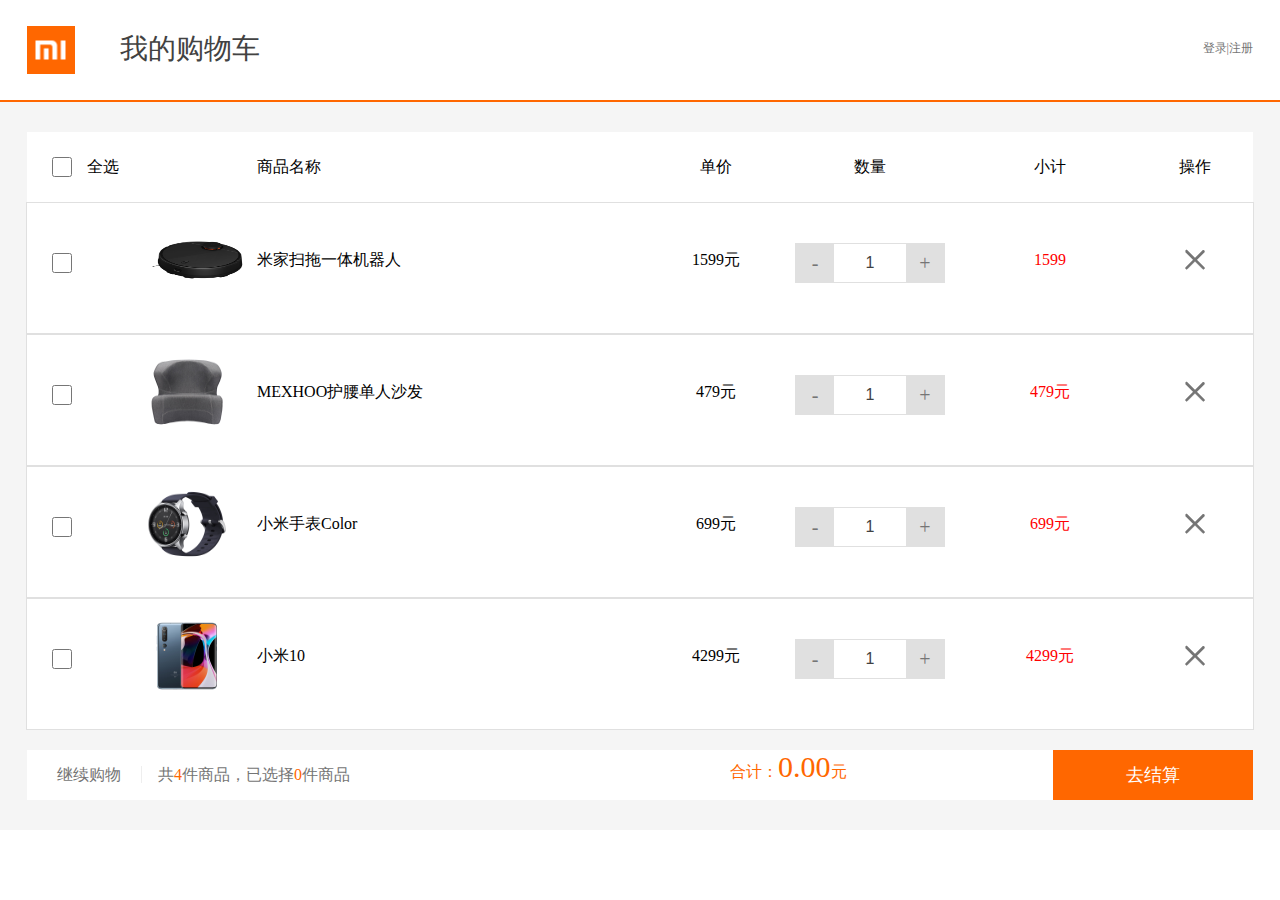
<file: cart.html>
<!DOCTYPE html>
<html lang="en">
<head>
    <meta charset="UTF-8">
    <meta name="viewport" content="width=device-width, initial-scale=1.0">
    <meta http-equiv="X-UA-Compatible" content="ie=edge">
    <title>购物车</title>
        <link rel="icon" href="img/favicon.ico" type="image/x-icon">
        <link rel="stylesheet" href="css/cart.css">
</head>
<body>
    
            <div class="topBox">
                <div class="centerBox">
                     <a href="index.html" class="logo"></a>
                     <div class="car">我的购物车</div>
                     <div class="fonts">登录|注册</div>
                </div>
            </div>
            <div class="bigBox">
                  <div class="head">
                      <div class="box"><input type="checkbox" value="check" name="check01" class="checkAll"><span class="font1">全选</span></div>
                      <div class="img"></div>
                      <div class="name"><span>商品名称</span></div>
                      <div class="price"><span>单价</span></div>
                      <div class="num"><span>数量</span></div>
                      <div class="subtotal"><span>小计</span></div>
                      <div class="handle1"><span>操作</span></div>
                  </div>
                  <div class="firstProducyt">
                    <div class="box"><input type="checkbox" value="check" name="check01" class="check1"><span class="font1"></span></div>
                    <div class="img"></div>
                    <div class="name"><span>米家扫拖一体机器人</span></div>
                    <div class="price"><span>1599元</span></div>
                    <div class="num">
                        <div class="amount">
                            <a class="num_minus">-</a>
                            <input type="text" value="1" class="single">
                            <a class="num_plus">+</a>
                        </div>
                    </div>
                    <div class="subtotal"><span>1599</span></div>
                    <div class="handle"></div>
                  </div>
                  <div class="firstProducyt">
                    <div class="box"><input type="checkbox" value="check" name="check01" class="check1"><span class="font1"></span></div>
                    <div class="img two"></div>
                    <div class="name"><span>MEXHOO护腰单人沙发</span></div>
                    <div class="price"><span>479元</span></div>
                    <div class="num">
                        <div class="amount">
                            <a class="num_minus">-</a>
                            <input type="text" value="1" class="single">
                            <a class="num_plus">+</a>
                        </div>
                    </div>
                    <div class="subtotal"><span>479元</span></div>
                    <div class="handle"></div>
                  </div>
                  <div class="firstProducyt">
                    <div class="box"><input type="checkbox" value="check" name="check01" class="check1"><span class="font1"></span></div>
                    <div class="img three"></div>
                    <div class="name"><span>小米手表Color</span></div>
                    <div class="price"><span>699元</span></div>
                    <div class="num">
                        <div class="amount">
                            <a class="num_minus">-</a>
                            <input type="text" value="1" class="single">
                            <a class="num_plus">+</a>
                        </div>
                    </div>
                    <div class="subtotal"><span>699元</span></div>
                    <div class="handle"></div>
                  </div>
                  <div class="firstProducyt">
                    <div class="box"><input type="checkbox" value="check" name="check01" class="check1"><span class="font1"></span></div>
                    <div class="img four"></div>
                    <div class="name"><span>小米10</span></div>
                    <div class="price"><span>4299元</span></div>
                    <div class="num">
                        <div class="amount">
                            <a class="num_minus">-</a>
                            <input type="text" value="1" class="single">
                            <a class="num_plus">+</a>
                        </div>
                    </div>
                    <div class="subtotal"><span>4299元</span></div>
                    <div class="handle"></div>
                  </div>
                  <div class="buttonBox">
                       <div class="leftBox">
                           <a>继续购物</a>
                           <span class="product">共<i id="total">2</i>件商品，已选择<i id="zero">0</i>件商品</span>
                       </div>
                       <span class="price">
                        合计：<em id="total-price">0.00</em>元
                       </span>
                       <a class="settlement">去结算</a>                       
                  </div>
            </div>
            <script src="js/cart.js"></script>
</body>
</html>
</file>
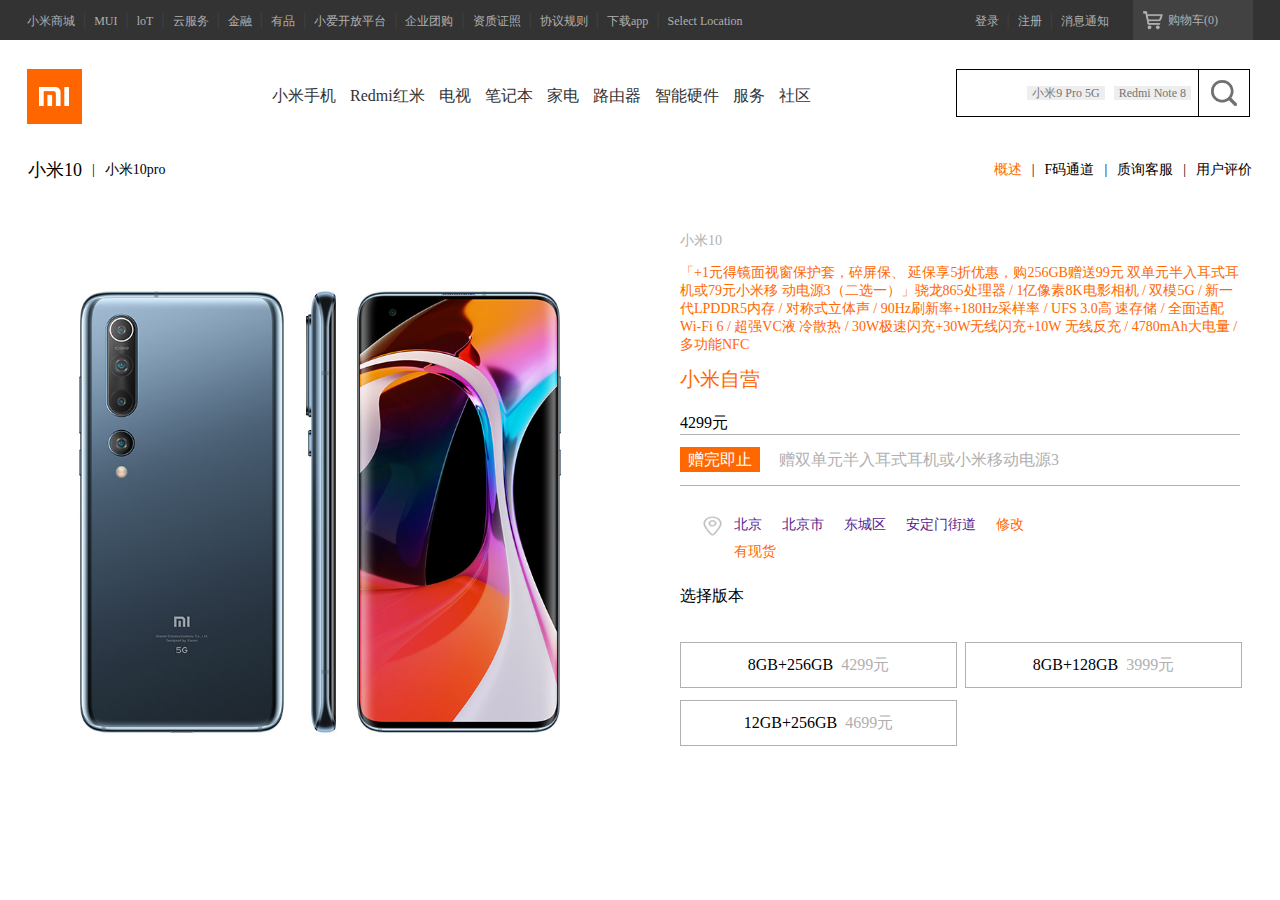
<file: phone.html>
<!DOCTYPE html>
<html lang="en">
<head>
    <meta charset="UTF-8">
    <meta name="viewport" content="width=device-width, initial-scale=1.0">
    <title>Document</title>
    <link rel="icon" href="img/favicon.ico" type="image/x-icon">
    <link rel="stylesheet" href="css/phone.css">
</head>
<body>
    <!-- 小米头部 -->
    <div class="top-box">
        <div class="top-content">
            <div class="top-left">
                <a href="" class="top-item">小米商城</a>
                <span class="sep">|</span>
                <a href="" class="top-item">MUI</a>
                <span class="sep">|</span>
                <a href="" class="top-item">loT</a>
                <span class="sep">|</span>
                <a href="" class="top-item">云服务</a>
                <span class="sep">|</span>
                <a href="" class="top-item">金融</a>
                <span class="sep">|</span>
                <a href="" class="top-item">有品</a>
                <span class="sep">|</span>
                <a href="" class="top-item">小爱开放平台</a>
                <span class="sep">|</span>
                <a href="" class="top-item">企业团购</a>
                <span class="sep">|</span>
                <a href="" class="top-item">资质证照</a>
                <span class="sep">|</span>
                <a href="" class="top-item">协议规则</a>
                <span class="sep">|</span>
                <a href="" class="top-item download">下载app
                    <div class="app-div">
                        <img src="img/app.png" alt="">
                        <p>下载APP</p>
                    </div>
                </a>
                <span class="sep">|</span>
                <a href="" class="top-item">Select Location</a>
            </div>
            <div class="top-right">
                <a href="" class="top-item">登录</a>
                <span class="sep">|</span>
                <a href="" class="top-item">注册</a>
                <span class="sep">|</span>
                <a href="" class="top-item">消息通知</a>
                <a href="cart.html" class="cart">购物车(0)
                    <i></i>
                    <div class="cart-text">
                        <span>购物车当中没有商品，赶紧去选购。</span>
                    </div>
                </a>
            </div>
        </div>
    </div>
    <!-- logo 和 搜索栏 -->
    <div class="navigation-box">
        <div class="navigation">
            <div class="logo"></div>
            <div class="navigation-center">
                <ul>
                    <li>
                        <a href="">小米手机</a>
                        <!-- 下拉列表栏 -->
                        <div class="hiddenDiv">
                            <ul>
                                <li>
                                    <a href="phone.html">
                                        <div>
                                            <img src="img/phone.jpg" alt="">
                                            <p class="textOne">小米10</p>
                                            <p class="textTow">3999元起</p>
                                        </div>
                                    </a>
                                </li>
                                <li>
                                    <a href="">
                                        <div>
                                            <img src="img/head1.jpg" alt="">
                                            <p class="textOne">小米10pro</p>
                                            <p class="textTow">4999元起</p>
                                        </div>
                                    </a>
                                </li>
                                <li>
                                    <a href="">
                                        <div>
                                            <img src="img/head2.jpg" alt="">
                                            <p class="textOne">小米10 青春版5G</p>
                                            <p class="textTow">2099元起</p>
                                        </div>
                                    </a>
                                </li>
                                <li>
                                    <a href="">
                                        <div>
                                            <img src="img/head3.png" alt="">
                                            <p class="textOne">小米cc9e</p>
                                            <p class="textTow">1499元起</p>
                                        </div>
                                    </a>
                                </li>
                                <li>
                                    <a href="">
                                        <div>
                                            <img src="img/head4.png" alt="">
                                            <p class="textOne">小米cc9e</p>
                                            <p class="textTow">1299元</p>
                                        </div>
                                    </a>
                                </li>
                                <li>
                                    <a href="">
                                        <div>
                                            <img src="img/head5.png" alt="">
                                            <p class="textOne">小米cc9美图定制版</p>
                                            <p class="textTow">1999元起</p>
                                        </div>
                                    </a>
                                </li>
                            </ul>
                        </div>
                    </li>
                    <li>
                        <a href="">Redmi红米</a>
                        <div class="hiddenDiv">
                            <ul>
                                <li>
                                    <a href="../小米手机/mi.html">
                                        <div>
                                            <img src="img/phone.jpg" alt="">
                                            <p class="textOne">小米10</p>
                                            <p class="textTow">3999元起</p>
                                        </div>
                                    </a>
                                </li>
                                <li>
                                    <a href="">
                                        <div>
                                            <img src="img/head1.jpg" alt="">
                                            <p class="textOne">小米10pro</p>
                                            <p class="textTow">4999元起</p>
                                        </div>
                                    </a>
                                </li>
                                <li>
                                    <a href="">
                                        <div>
                                            <img src="img/head2.jpg" alt="">
                                            <p class="textOne">小米10 青春版5G</p>
                                            <p class="textTow">2099元起</p>
                                        </div>
                                    </a>
                                </li>
                                <li>
                                    <a href="">
                                        <div>
                                            <img src="img/head3.png" alt="">
                                            <p class="textOne">小米cc9e</p>
                                            <p class="textTow">1499元起</p>
                                        </div>
                                    </a>
                                </li>
                                <li>
                                    <a href="">
                                        <div>
                                            <img src="img/head4.png" alt="">
                                            <p class="textOne">小米cc9e</p>
                                            <p class="textTow">1299元</p>
                                        </div>
                                    </a>
                                </li>
                                <li>
                                    <a href="">
                                        <div>
                                            <img src="img/head5.png" alt="">
                                            <p class="textOne">小米cc9美图定制版</p>
                                            <p class="textTow">1999元起</p>
                                        </div>
                                    </a>
                                </li>
                            </ul>
                        </div>
                    </li>
                    <li>
                        <a href="">电视</a>
                        <div class="hiddenDiv">
                            <ul>
                                <li>
                                    <a href="../小米手机/mi.html">
                                        <div>
                                            <img src="img/phone.jpg" alt="">
                                            <p class="textOne">小米10</p>
                                            <p class="textTow">3999元起</p>
                                        </div>
                                    </a>
                                </li>
                                <li>
                                    <a href="">
                                        <div>
                                            <img src="img/head1.jpg" alt="">
                                            <p class="textOne">小米10pro</p>
                                            <p class="textTow">4999元起</p>
                                        </div>
                                    </a>
                                </li>
                                <li>
                                    <a href="">
                                        <div>
                                            <img src="img/head2.jpg" alt="">
                                            <p class="textOne">小米10 青春版5G</p>
                                            <p class="textTow">2099元起</p>
                                        </div>
                                    </a>
                                </li>
                                <li>
                                    <a href="">
                                        <div>
                                            <img src="img/head3.png" alt="">
                                            <p class="textOne">小米cc9e</p>
                                            <p class="textTow">1499元起</p>
                                        </div>
                                    </a>
                                </li>
                                <li>
                                    <a href="">
                                        <div>
                                            <img src="img/head4.png" alt="">
                                            <p class="textOne">小米cc9e</p>
                                            <p class="textTow">1299元</p>
                                        </div>
                                    </a>
                                </li>
                                <li>
                                    <a href="">
                                        <div>
                                            <img src="img/head5.png" alt="">
                                            <p class="textOne">小米cc9美图定制版</p>
                                            <p class="textTow">1999元起</p>
                                        </div>
                                    </a>
                                </li>
                            </ul>
                        </div>
                    </li>
                    <li>
                        <a href="">笔记本</a>
                        <div class="hiddenDiv">
                            <ul>
                                <li>
                                    <a href="../小米手机/mi.html">
                                        <div>
                                            <img src="img/phone.jpg" alt="">
                                            <p class="textOne">小米10</p>
                                            <p class="textTow">3999元起</p>
                                        </div>
                                    </a>
                                </li>
                                <li>
                                    <a href="">
                                        <div>
                                            <img src="img/head1.jpg" alt="">
                                            <p class="textOne">小米10pro</p>
                                            <p class="textTow">4999元起</p>
                                        </div>
                                    </a>
                                </li>
                                <li>
                                    <a href="">
                                        <div>
                                            <img src="img/head2.jpg" alt="">
                                            <p class="textOne">小米10 青春版5G</p>
                                            <p class="textTow">2099元起</p>
                                        </div>
                                    </a>
                                </li>
                                <li>
                                    <a href="">
                                        <div>
                                            <img src="img/head3.png" alt="">
                                            <p class="textOne">小米cc9e</p>
                                            <p class="textTow">1499元起</p>
                                        </div>
                                    </a>
                                </li>
                                <li>
                                    <a href="">
                                        <div>
                                            <img src="img/head4.png" alt="">
                                            <p class="textOne">小米cc9e</p>
                                            <p class="textTow">1299元</p>
                                        </div>
                                    </a>
                                </li>
                                <li>
                                    <a href="">
                                        <div>
                                            <img src="img/head5.png" alt="">
                                            <p class="textOne">小米cc9美图定制版</p>
                                            <p class="textTow">1999元起</p>
                                        </div>
                                    </a>
                                </li>
                            </ul>
                        </div>
                    </li>
                    <li>
                        <a href="">家电</a>
                        <div class="hiddenDiv">
                            <ul>
                                <li>
                                    <a href="../小米手机/mi.html">
                                        <div>
                                            <img src="img/phone.jpg" alt="">
                                            <p class="textOne">小米10</p>
                                            <p class="textTow">3999元起</p>
                                        </div>
                                    </a>
                                </li>
                                <li>
                                    <a href="">
                                        <div>
                                            <img src="img/head1.jpg" alt="">
                                            <p class="textOne">小米10pro</p>
                                            <p class="textTow">4999元起</p>
                                        </div>
                                    </a>
                                </li>
                                <li>
                                    <a href="">
                                        <div>
                                            <img src="img/head2.jpg" alt="">
                                            <p class="textOne">小米10 青春版5G</p>
                                            <p class="textTow">2099元起</p>
                                        </div>
                                    </a>
                                </li>
                                <li>
                                    <a href="">
                                        <div>
                                            <img src="img/head3.png" alt="">
                                            <p class="textOne">小米cc9e</p>
                                            <p class="textTow">1499元起</p>
                                        </div>
                                    </a>
                                </li>
                                <li>
                                    <a href="">
                                        <div>
                                            <img src="img/head4.png" alt="">
                                            <p class="textOne">小米cc9e</p>
                                            <p class="textTow">1299元</p>
                                        </div>
                                    </a>
                                </li>
                                <li>
                                    <a href="">
                                        <div>
                                            <img src="img/head5.png" alt="">
                                            <p class="textOne">小米cc9美图定制版</p>
                                            <p class="textTow">1999元起</p>
                                        </div>
                                    </a>
                                </li>
                            </ul>
                        </div>
                    </li>
                    <li>
                        <a href="">路由器</a>
                        <div class="hiddenDiv">
                            <ul>
                                <li>
                                    <a href="../小米手机/mi.html">
                                        <div>
                                            <img src="img/phone.jpg" alt="">
                                            <p class="textOne">小米10</p>
                                            <p class="textTow">3999元起</p>
                                        </div>
                                    </a>
                                </li>
                                <li>
                                    <a href="">
                                        <div>
                                            <img src="img/head1.jpg" alt="">
                                            <p class="textOne">小米10pro</p>
                                            <p class="textTow">4999元起</p>
                                        </div>
                                    </a>
                                </li>
                                <li>
                                    <a href="">
                                        <div>
                                            <img src="img/head2.jpg" alt="">
                                            <p class="textOne">小米10 青春版5G</p>
                                            <p class="textTow">2099元起</p>
                                        </div>
                                    </a>
                                </li>
                                <li>
                                    <a href="">
                                        <div>
                                            <img src="img/head3.png" alt="">
                                            <p class="textOne">小米cc9e</p>
                                            <p class="textTow">1499元起</p>
                                        </div>
                                    </a>
                                </li>
                                <li>
                                    <a href="">
                                        <div>
                                            <img src="img/head4.png" alt="">
                                            <p class="textOne">小米cc9e</p>
                                            <p class="textTow">1299元</p>
                                        </div>
                                    </a>
                                </li>
                                <li>
                                    <a href="">
                                        <div>
                                            <img src="img/head5.png" alt="">
                                            <p class="textOne">小米cc9美图定制版</p>
                                            <p class="textTow">1999元起</p>
                                        </div>
                                    </a>
                                </li>
                            </ul>
                        </div>
                    </li>
                    <li>
                        <a href="">智能硬件</a>
                        <div class="hiddenDiv">
                            <ul>
                                <li>
                                    <a href="../小米手机/mi.html">
                                        <div>
                                            <img src="img/phone.jpg" alt="">
                                            <p class="textOne">小米10</p>
                                            <p class="textTow">3999元起</p>
                                        </div>
                                    </a>
                                </li>
                                <li>
                                    <a href="">
                                        <div>
                                            <img src="img/head1.jpg" alt="">
                                            <p class="textOne">小米10pro</p>
                                            <p class="textTow">4999元起</p>
                                        </div>
                                    </a>
                                </li>
                                <li>
                                    <a href="">
                                        <div>
                                            <img src="img/head2.jpg" alt="">
                                            <p class="textOne">小米10 青春版5G</p>
                                            <p class="textTow">2099元起</p>
                                        </div>
                                    </a>
                                </li>
                                <li>
                                    <a href="">
                                        <div>
                                            <img src="img/head3.png" alt="">
                                            <p class="textOne">小米cc9e</p>
                                            <p class="textTow">1499元起</p>
                                        </div>
                                    </a>
                                </li>
                                <li>
                                    <a href="">
                                        <div>
                                            <img src="img/head4.png" alt="">
                                            <p class="textOne">小米cc9e</p>
                                            <p class="textTow">1299元</p>
                                        </div>
                                    </a>
                                </li>
                                <li>
                                    <a href="">
                                        <div>
                                            <img src="img/head5.png" alt="">
                                            <p class="textOne">小米cc9美图定制版</p>
                                            <p class="textTow">1999元起</p>
                                        </div>
                                    </a>
                                </li>
                            </ul>
                        </div>
                    </li>
                    <li>
                        <a href="">服务</a>
                        <div class="hiddenDiv">
                            <ul>
                                <li>
                                    <a href="../小米手机/mi.html">
                                        <div>
                                            <img src="img/phone.jpg" alt="">
                                            <p class="textOne">小米10</p>
                                            <p class="textTow">3999元起</p>
                                        </div>
                                    </a>
                                </li>
                                <li>
                                    <a href="">
                                        <div>
                                            <img src="img/head1.jpg" alt="">
                                            <p class="textOne">小米10pro</p>
                                            <p class="textTow">4999元起</p>
                                        </div>
                                    </a>
                                </li>
                                <li>
                                    <a href="">
                                        <div>
                                            <img src="img/head2.jpg" alt="">
                                            <p class="textOne">小米10 青春版5G</p>
                                            <p class="textTow">2099元起</p>
                                        </div>
                                    </a>
                                </li>
                                <li>
                                    <a href="">
                                        <div>
                                            <img src="img/head3.png" alt="">
                                            <p class="textOne">小米cc9e</p>
                                            <p class="textTow">1499元起</p>
                                        </div>
                                    </a>
                                </li>
                                <li>
                                    <a href="">
                                        <div>
                                            <img src="img/head4.png" alt="">
                                            <p class="textOne">小米cc9e</p>
                                            <p class="textTow">1299元</p>
                                        </div>
                                    </a>
                                </li>
                                <li>
                                    <a href="">
                                        <div>
                                            <img src="img/head5.png" alt="">
                                            <p class="textOne">小米cc9美图定制版</p>
                                            <p class="textTow">1999元起</p>
                                        </div>
                                    </a>
                                </li>
                            </ul>
                        </div>
                    </li>
                    <li>
                        <a href="">社区</a>
                        <div class="hiddenDiv">
                            <ul>
                                <li>
                                    <a href="../小米手机/mi.html">
                                        <div>
                                            <img src="img/phone.jpg" alt="">
                                            <p class="textOne">小米10</p>
                                            <p class="textTow">3999元起</p>
                                        </div>
                                    </a>
                                </li>
                                <li>
                                    <a href="">
                                        <div>
                                            <img src="img/head1.jpg" alt="">
                                            <p class="textOne">小米10pro</p>
                                            <p class="textTow">4999元起</p>
                                        </div>
                                    </a>
                                </li>
                                <li>
                                    <a href="">
                                        <div>
                                            <img src="img/head2.jpg" alt="">
                                            <p class="textOne">小米10 青春版5G</p>
                                            <p class="textTow">2099元起</p>
                                        </div>
                                    </a>
                                </li>
                                <li>
                                    <a href="">
                                        <div>
                                            <img src="img/head3.png" alt="">
                                            <p class="textOne">小米cc9e</p>
                                            <p class="textTow">1499元起</p>
                                        </div>
                                    </a>
                                </li>
                                <li>
                                    <a href="">
                                        <div>
                                            <img src="img/head4.png" alt="">
                                            <p class="textOne">小米cc9e</p>
                                            <p class="textTow">1299元</p>
                                        </div>
                                    </a>
                                </li>
                                <li>
                                    <a href="">
                                        <div>
                                            <img src="img/head5.png" alt="">
                                            <p class="textOne">小米cc9美图定制版</p>
                                            <p class="textTow">1999元起</p>
                                        </div>
                                    </a>
                                </li>
                            </ul>
                        </div>
                    </li>

                </ul>
            </div>
            <div class="navigation-right">
                <input type="text">
                <a href=""></a>
                <div class="input-pro">
                    <a href="" class="input-pro1">小米9 Pro 5G</a>
                    <a href="" class="input-pro1">Redmi Note 8</a>
                </div>
                <div class="pull-down">
                    <ul>
                        <li>小米1</li>
                        <li>小米2</li>
                        <li>小米3</li>
                        <li>小米4</li>
                        <li>小米5</li>
                        <li>小米6</li>
                        <li>小米7</li>
                        <li>小米8</li>
                    </ul>
                </div>
            </div>
        </div>
    </div>
    <div class="product-head">
          <ul>
              <li>小米10</li>
              <li>|</li>
              <li>小米10pro</li>
          </ul>
          <ul>
              <li>用户评价</li>
              <li>|</li>
              <li>质询客服</li>
              <li>|</li>
              <li>F码通道</li>
              <li>|</li>
              <li>概述</li>
          </ul>
    </div>
    <div class="product-content">
        <div class="product-left">
            <img src="img/phone1.jpg" alt="">
            <div class="shade"></div>
        </div>
        <div class="product-right">
            <div class="right-img">
                <img id="bigImg" src="img/phone1.jpg" alt="">
            </div>
            <p>小米10</p>
            <p><span>「+1元得镜面视窗保护套，碎屏保、
                延保享5折优惠，购256GB赠送99元
                双单元半入耳式耳机或79元小米移
                动电源3（二选一）」</span>骁龙865处理器 
                / 1亿像素8K电影相机 / 双模5G / 
                新一代LPDDR5内存 / 对称式立体声 /
                 90Hz刷新率+180Hz采样率 / UFS 3.0高
                 速存储 / 全面适配Wi-Fi 6 / 超强VC液
                 冷散热 / 30W极速闪充+30W无线闪充+10W
                 无线反充 / 4780mAh大电量 / 多功能NFC
            </p>
            <P>小米自营</P>
            <P>4299元</P>
            <div class="product-box">
                <div class="product-text">
                    <a href="">赠完即止</a>
                    <a href="">赠双单元半入耳式耳机或小米移动电源3</a>
                </div>
            </div>
            <div class="site">
                <p>
                    <a href="">北京</a>
                    <a href="">北京市</a>
                    <a href="">东城区</a>
                    <a href="">安定门街道</a>
                    <a href="">修改</a>
                </p>
                <p>
                    <a href="">有现货</a>
                </p>
            </div>
            <p>选择版本</p>
            <div class="versions" id="versions1">
                <div >8GB+256GB&nbsp;&nbsp;<span>4299元</span></div>
                <div >8GB+128GB&nbsp;&nbsp;<span>3999元</span></div>
                <div >12GB+256GB&nbsp;&nbsp;<span>4699元</span></div>
            </div>
        </div>
    </div>
    <script src="js/javescript1.js"></script>
</body>
</html>
</file>
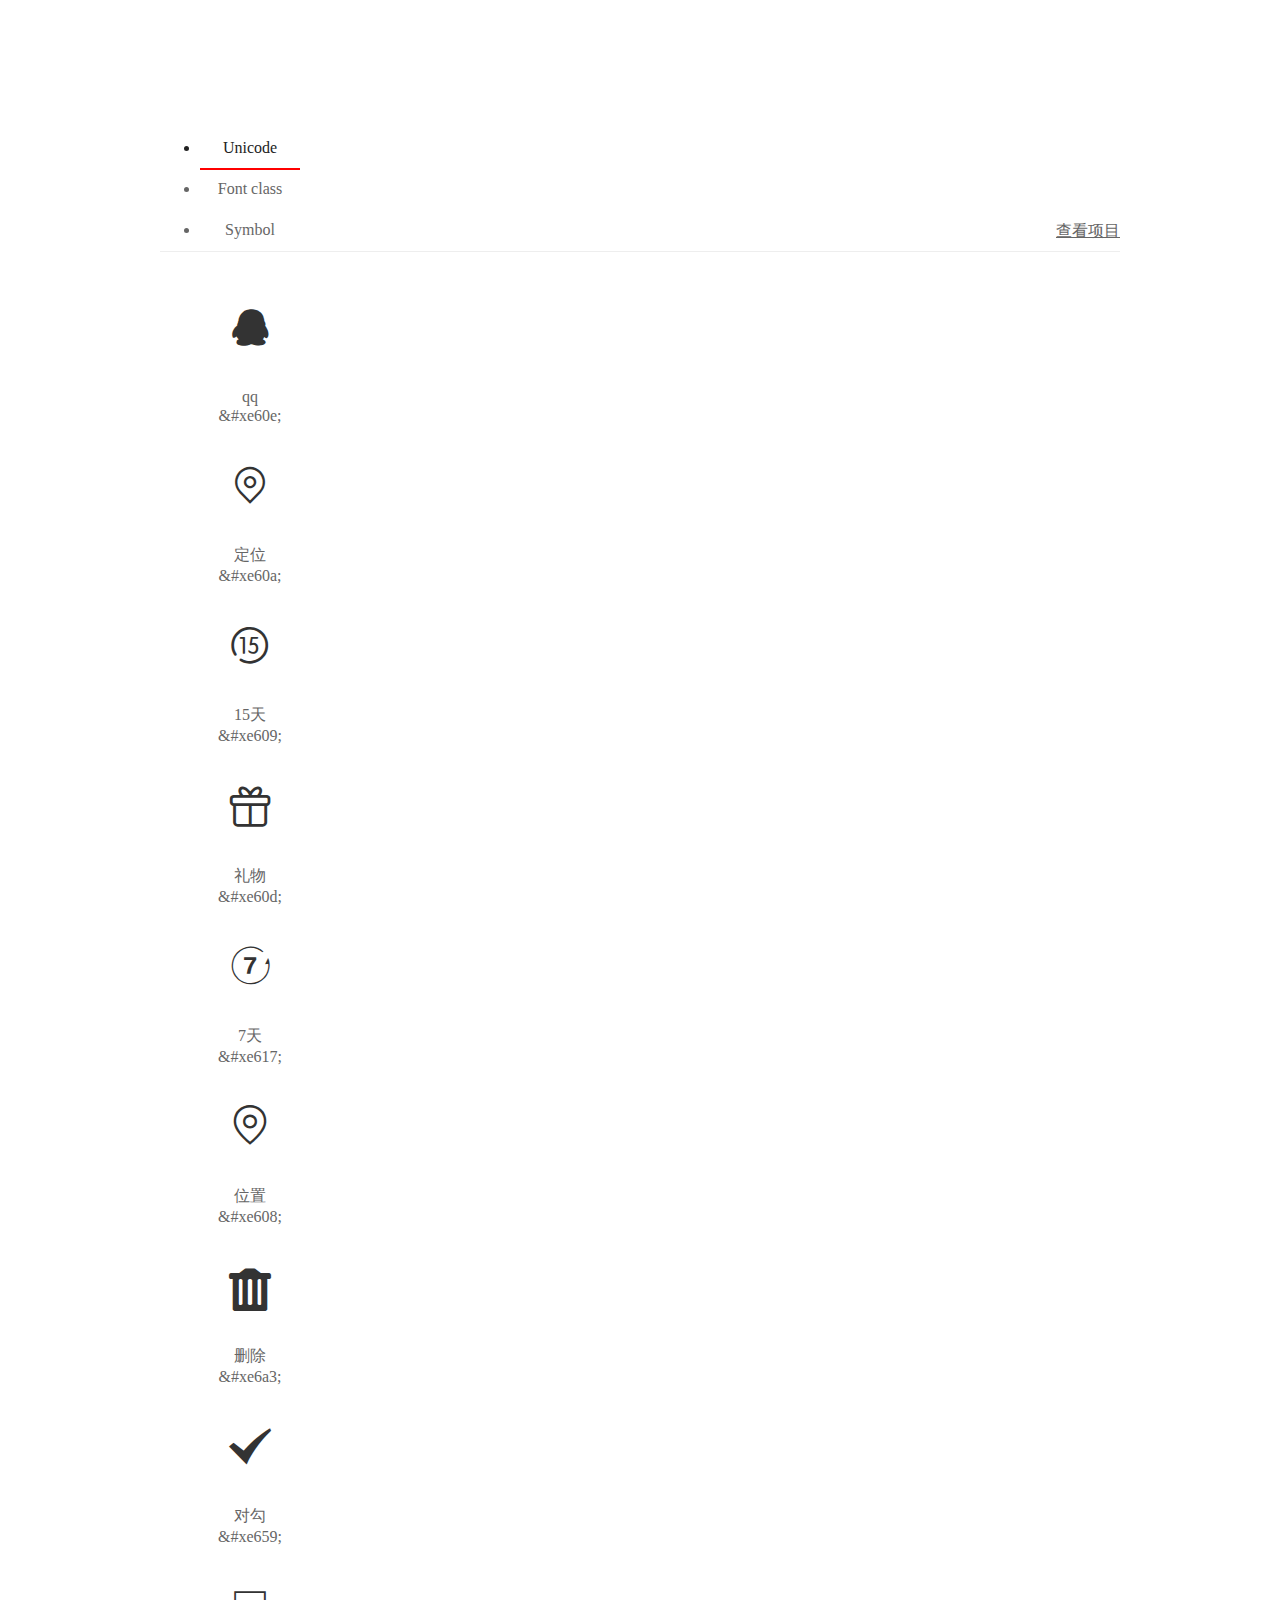
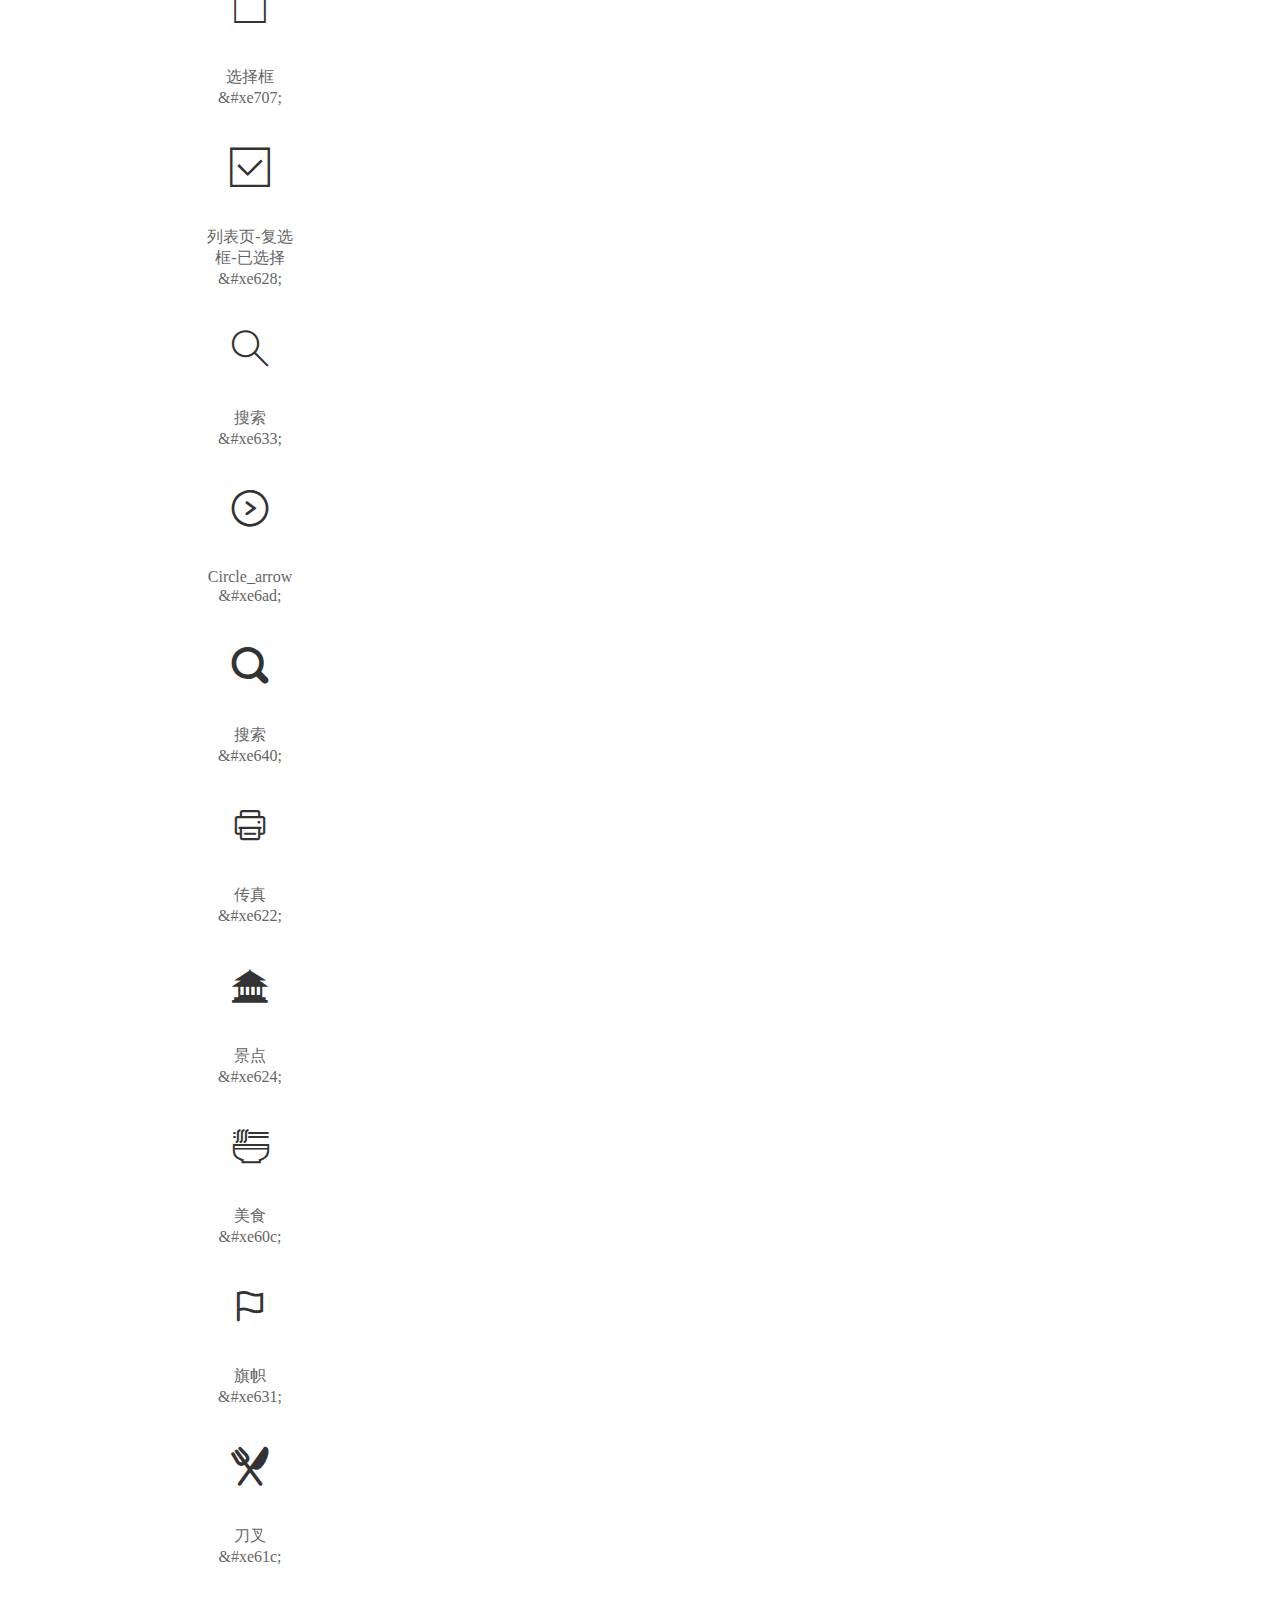
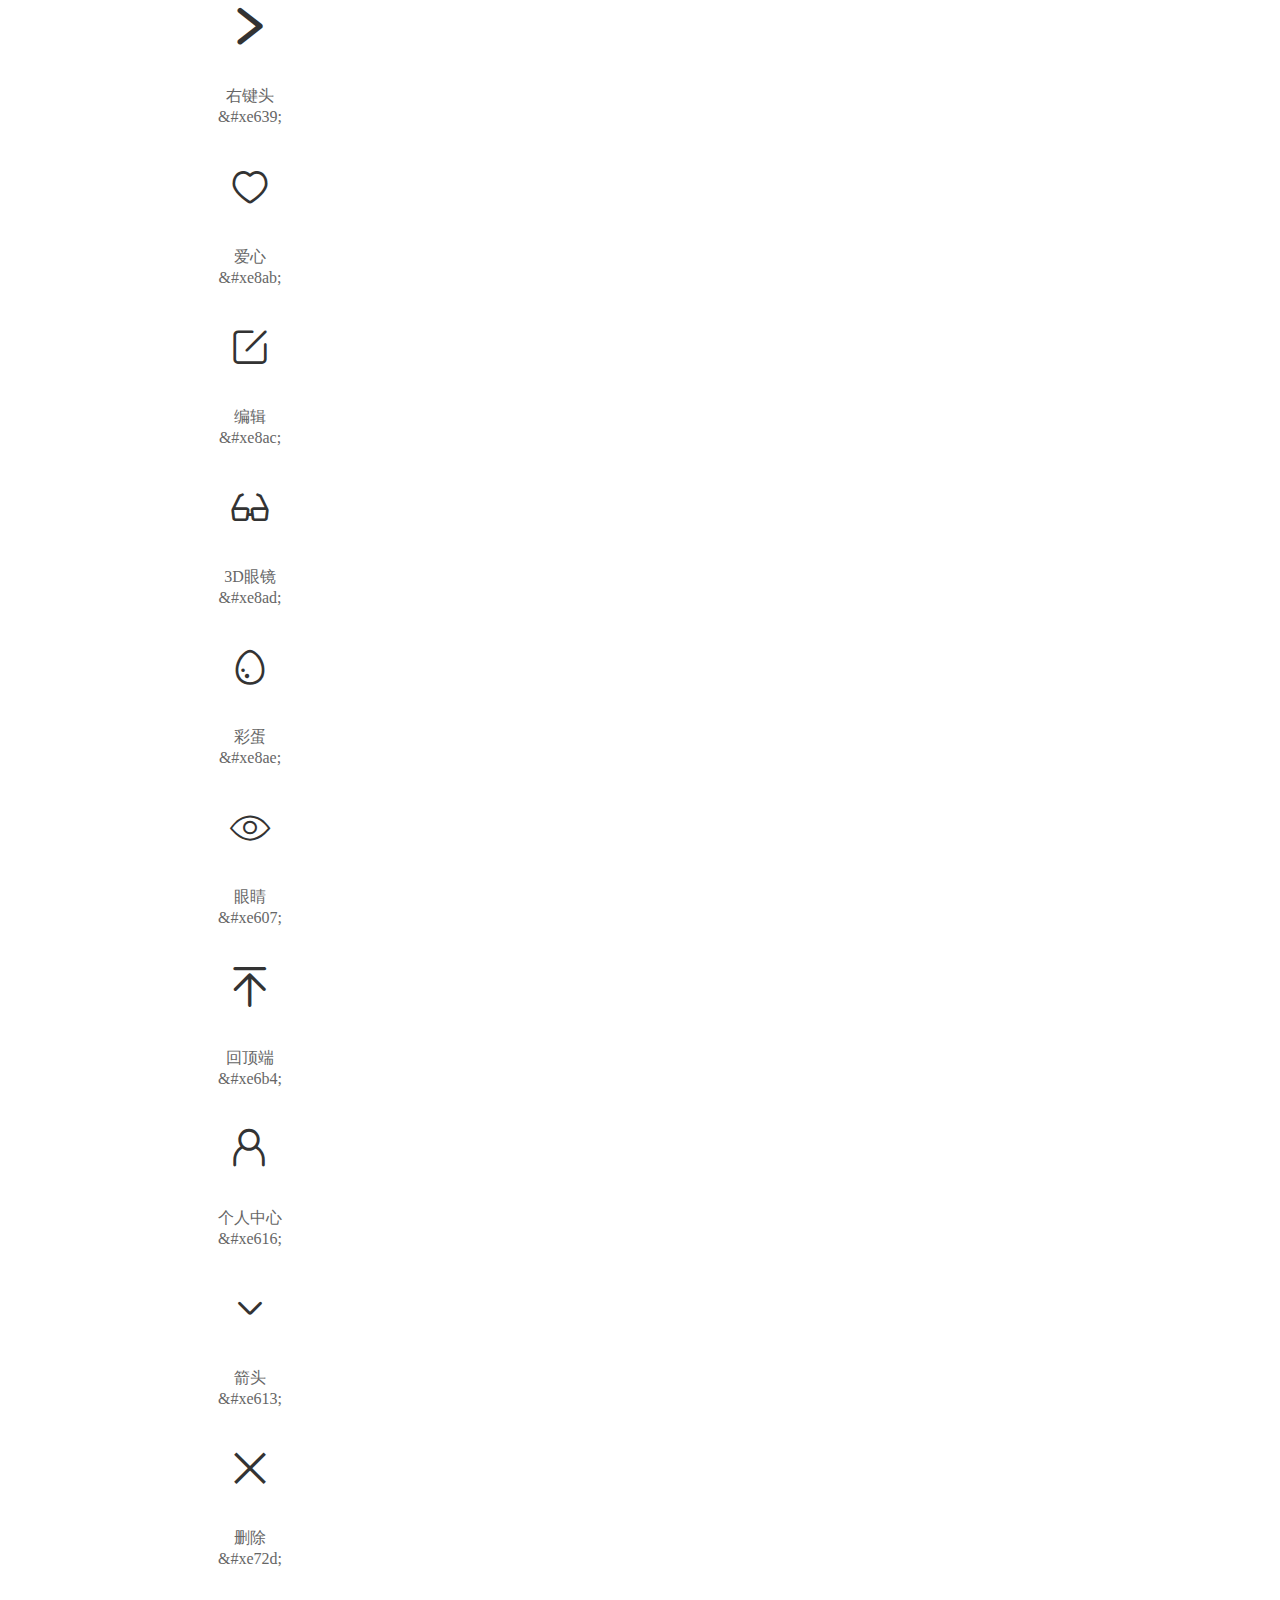
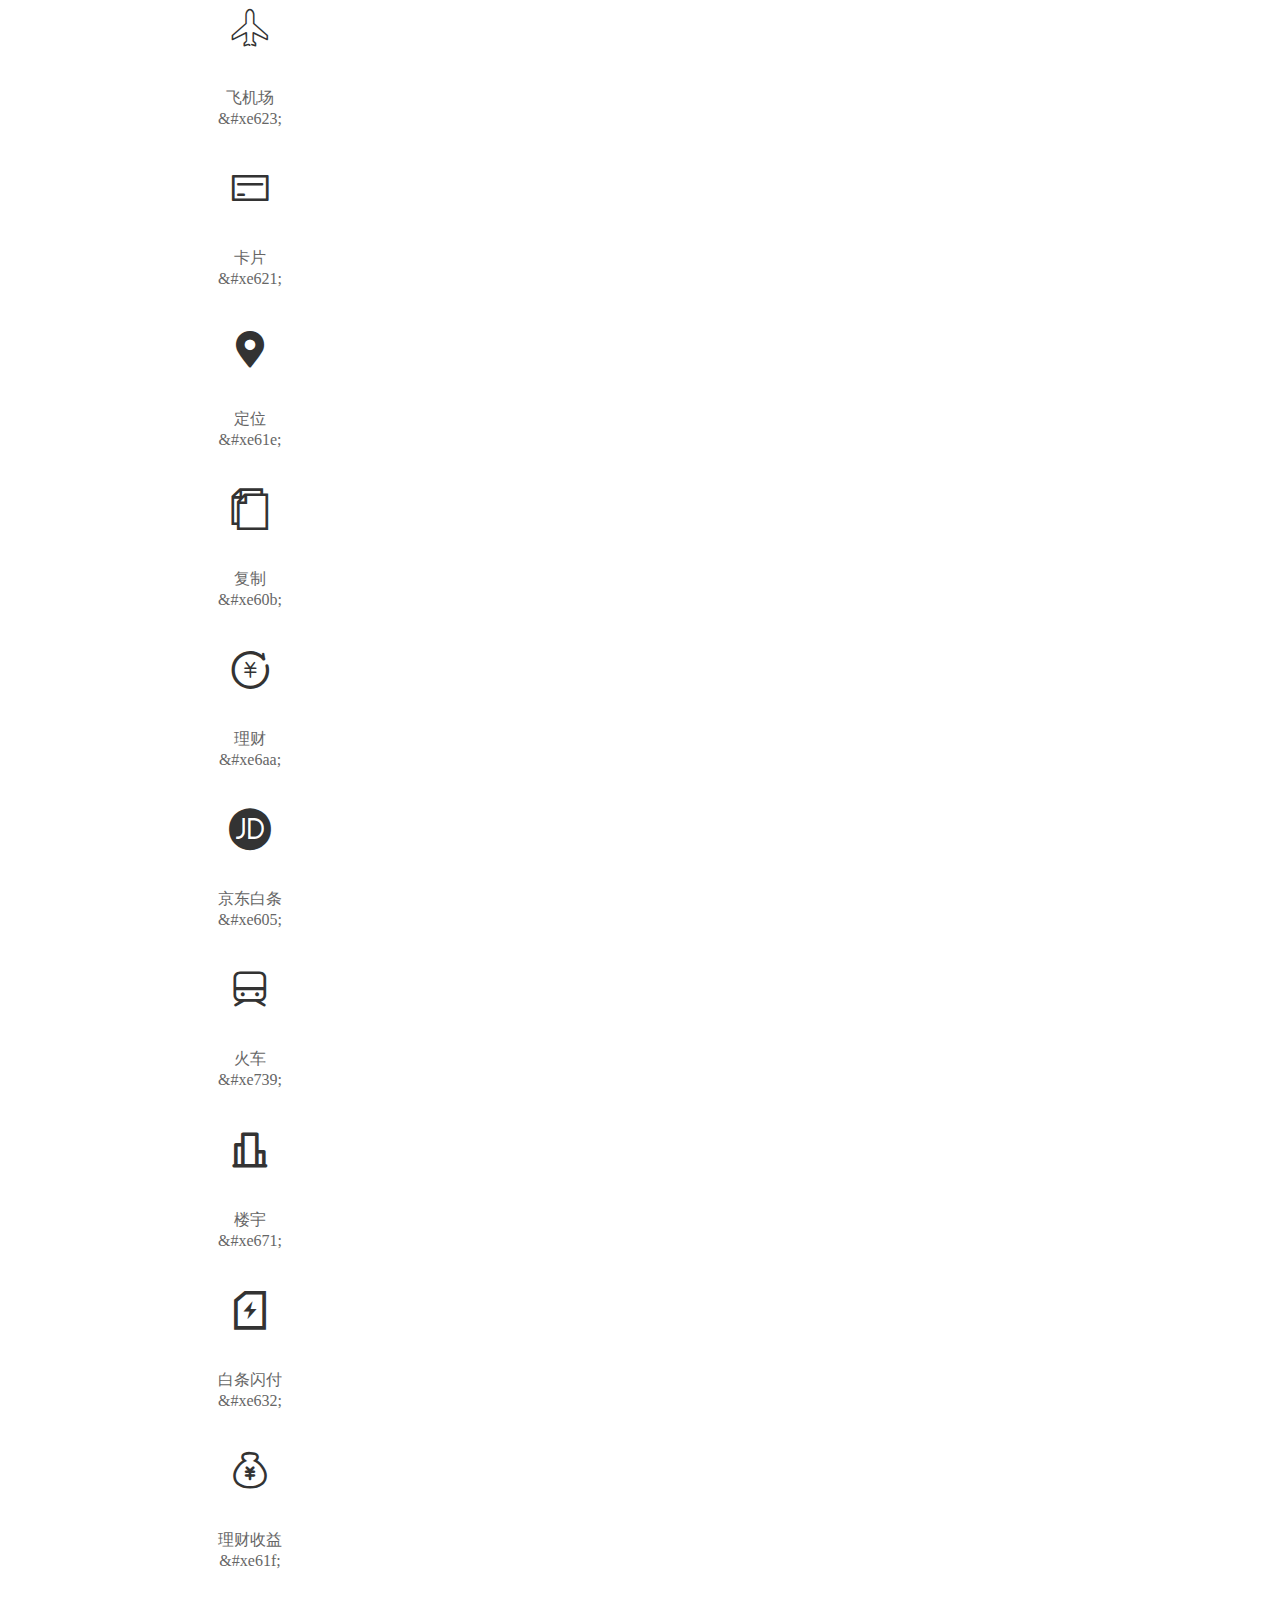
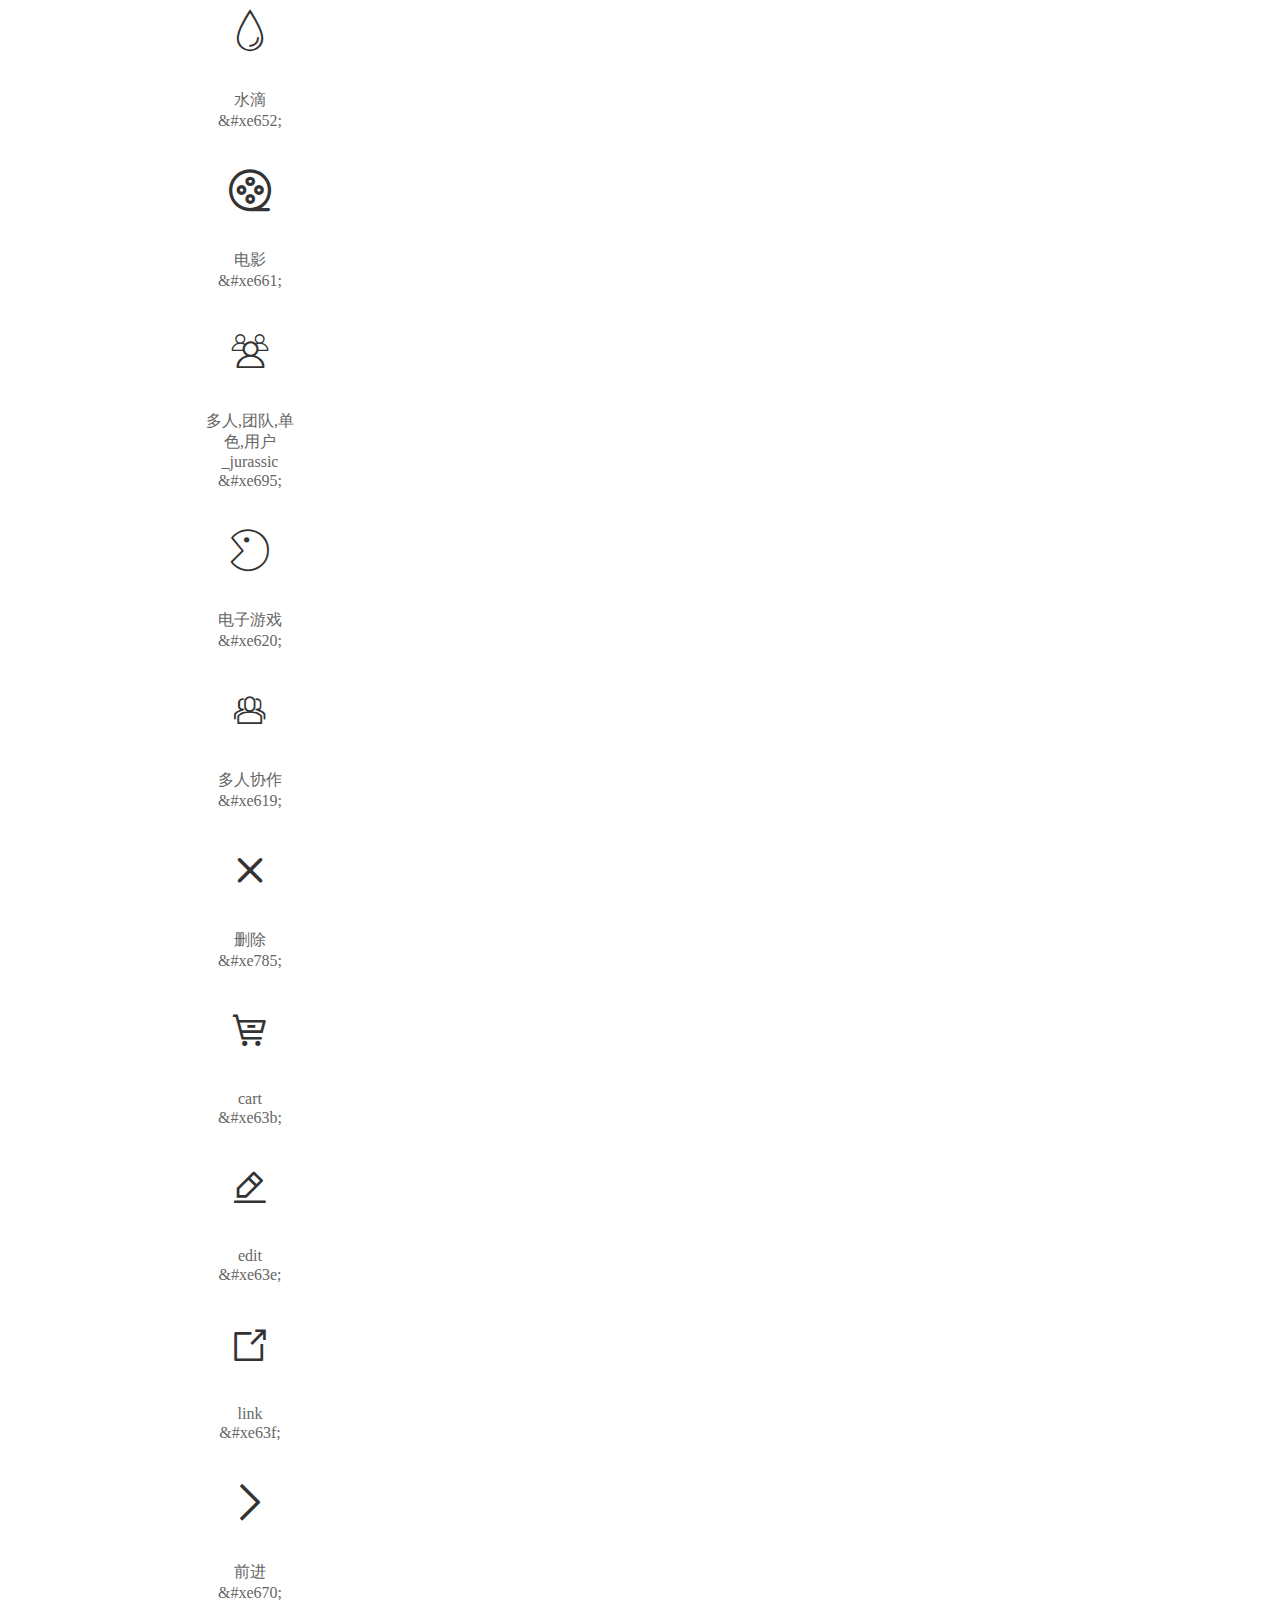
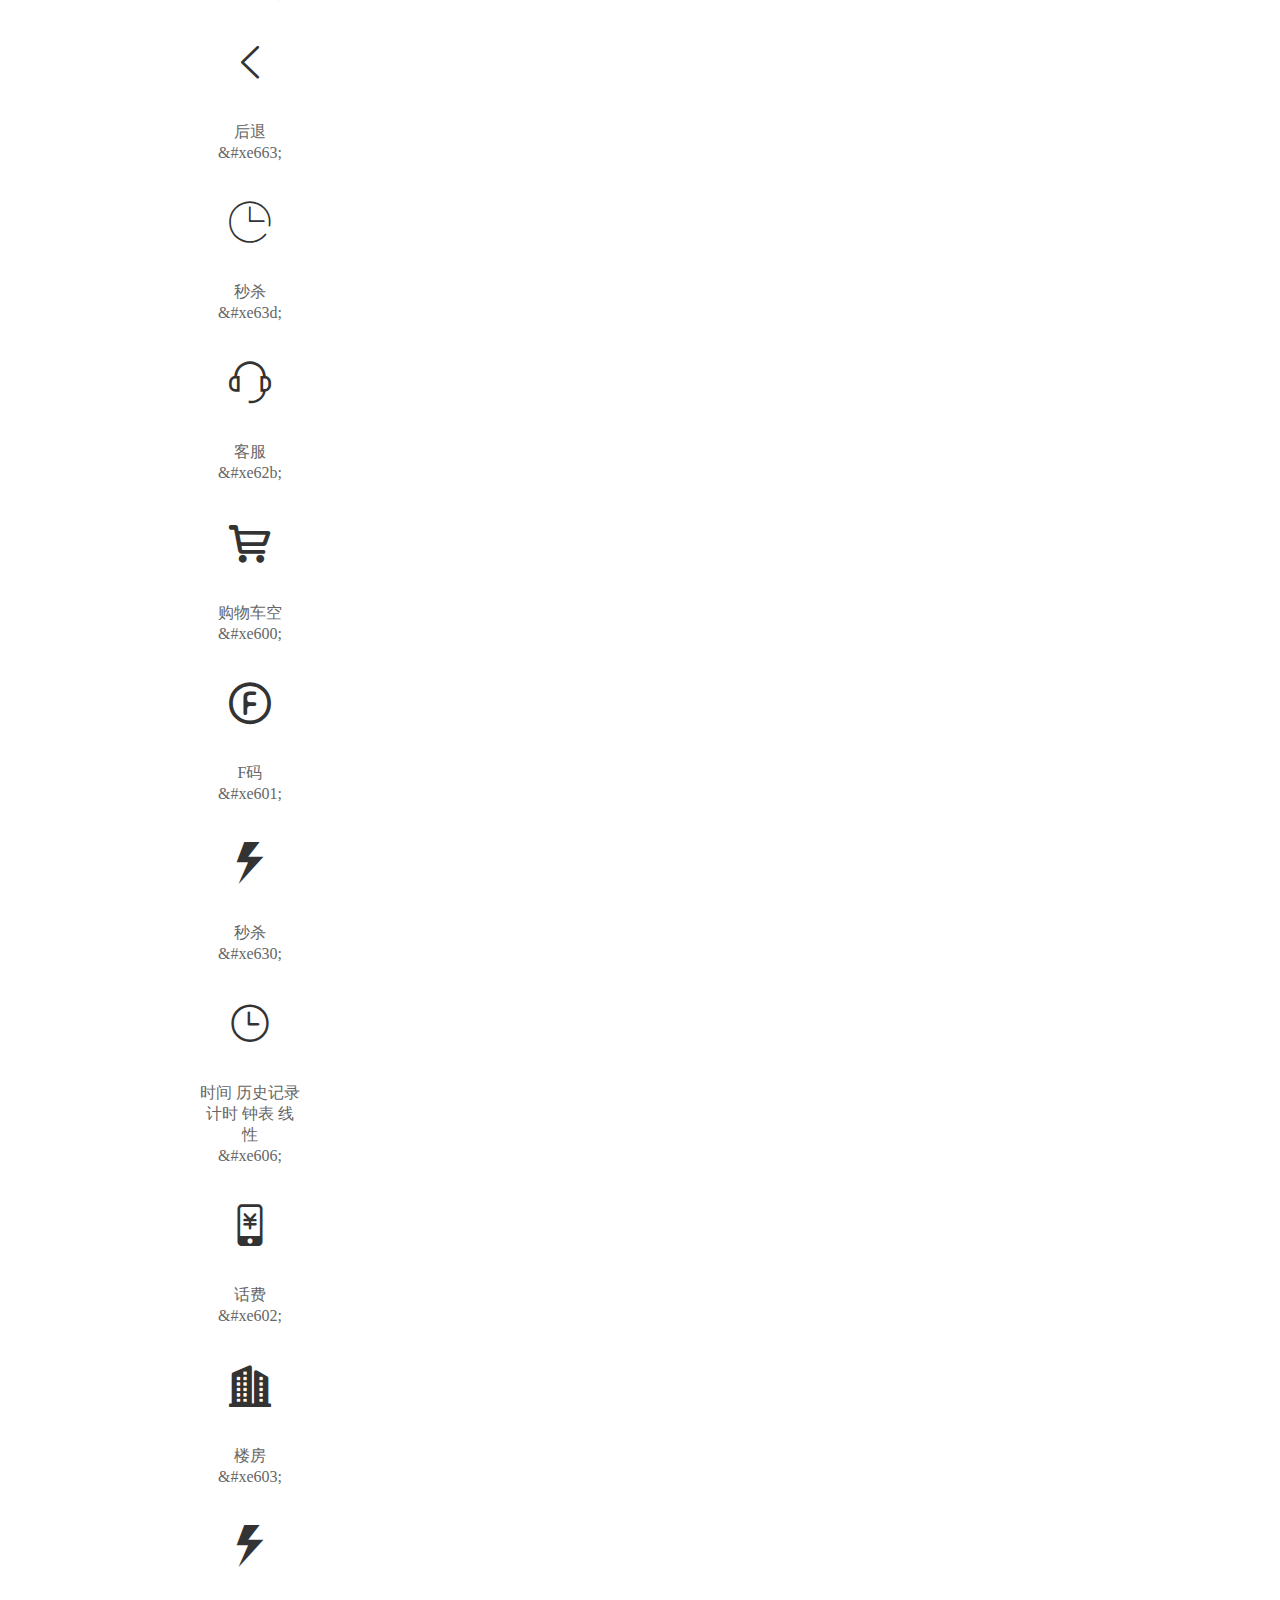
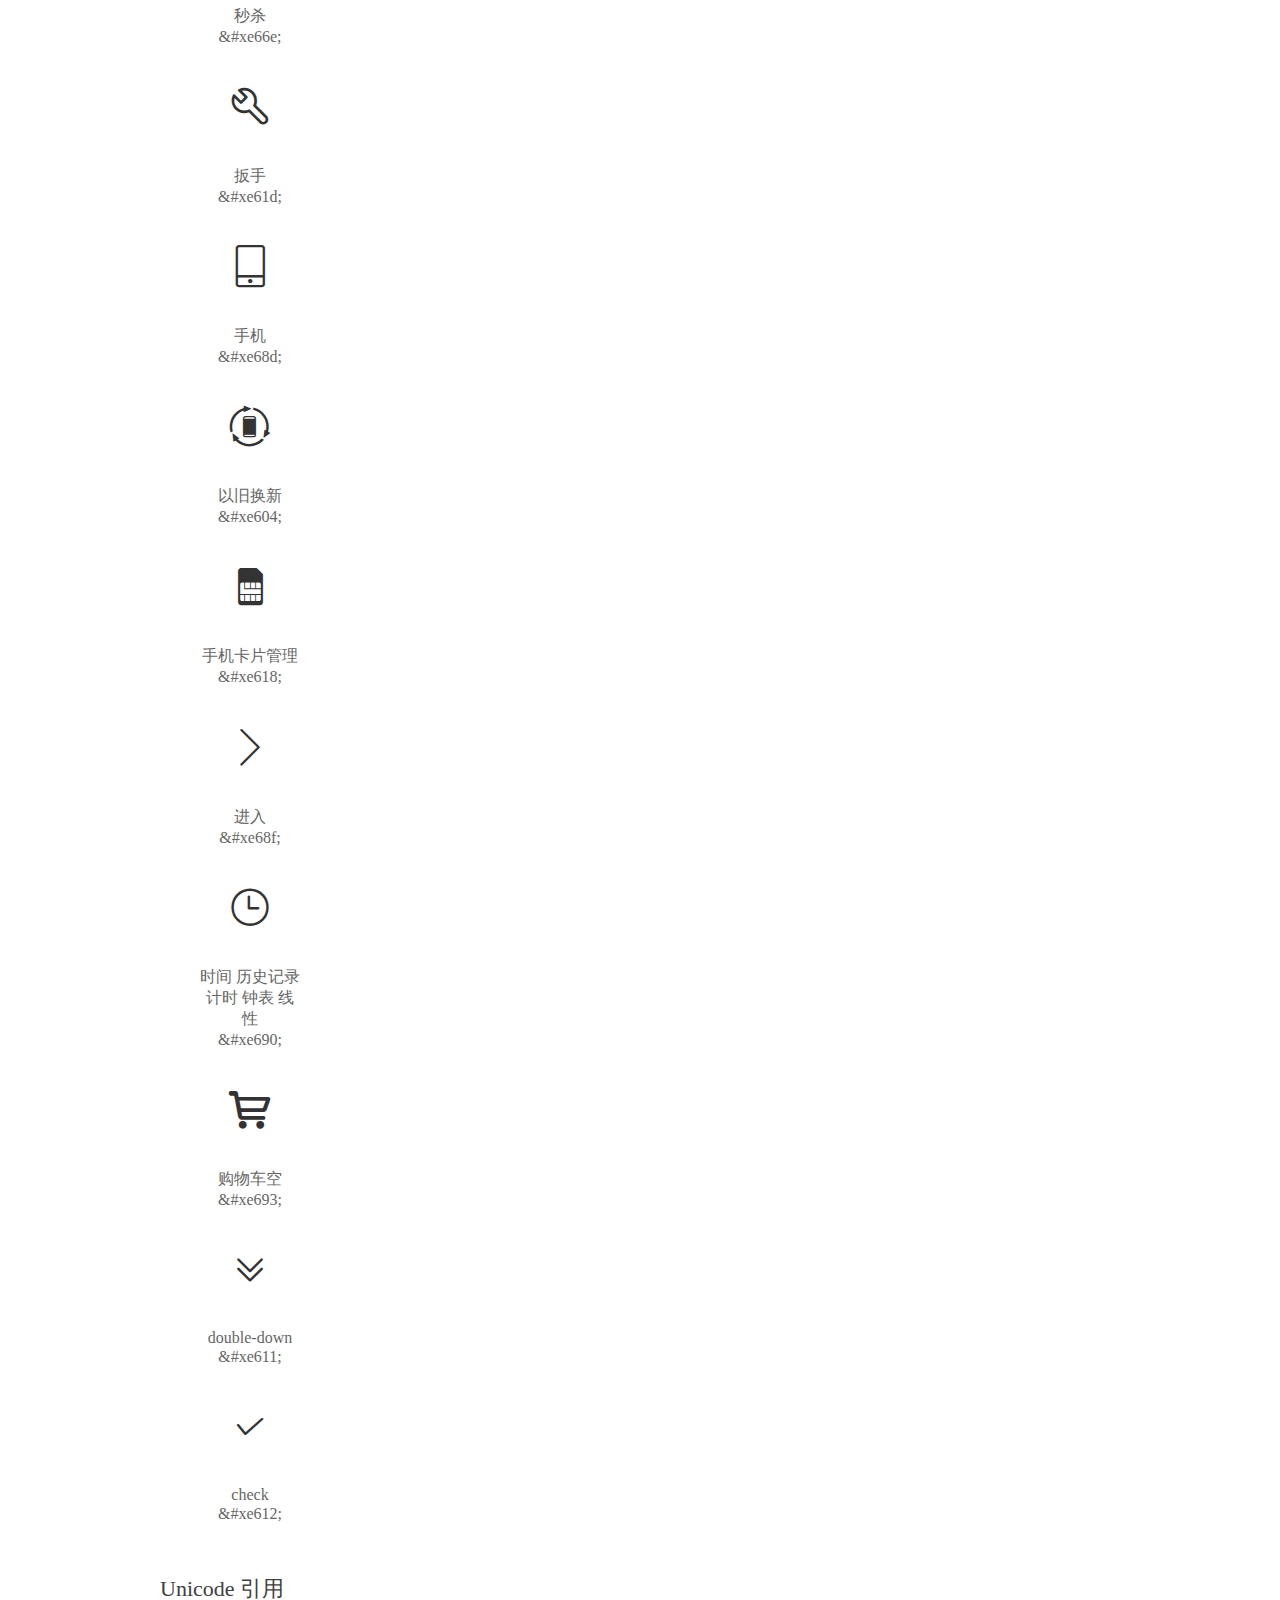
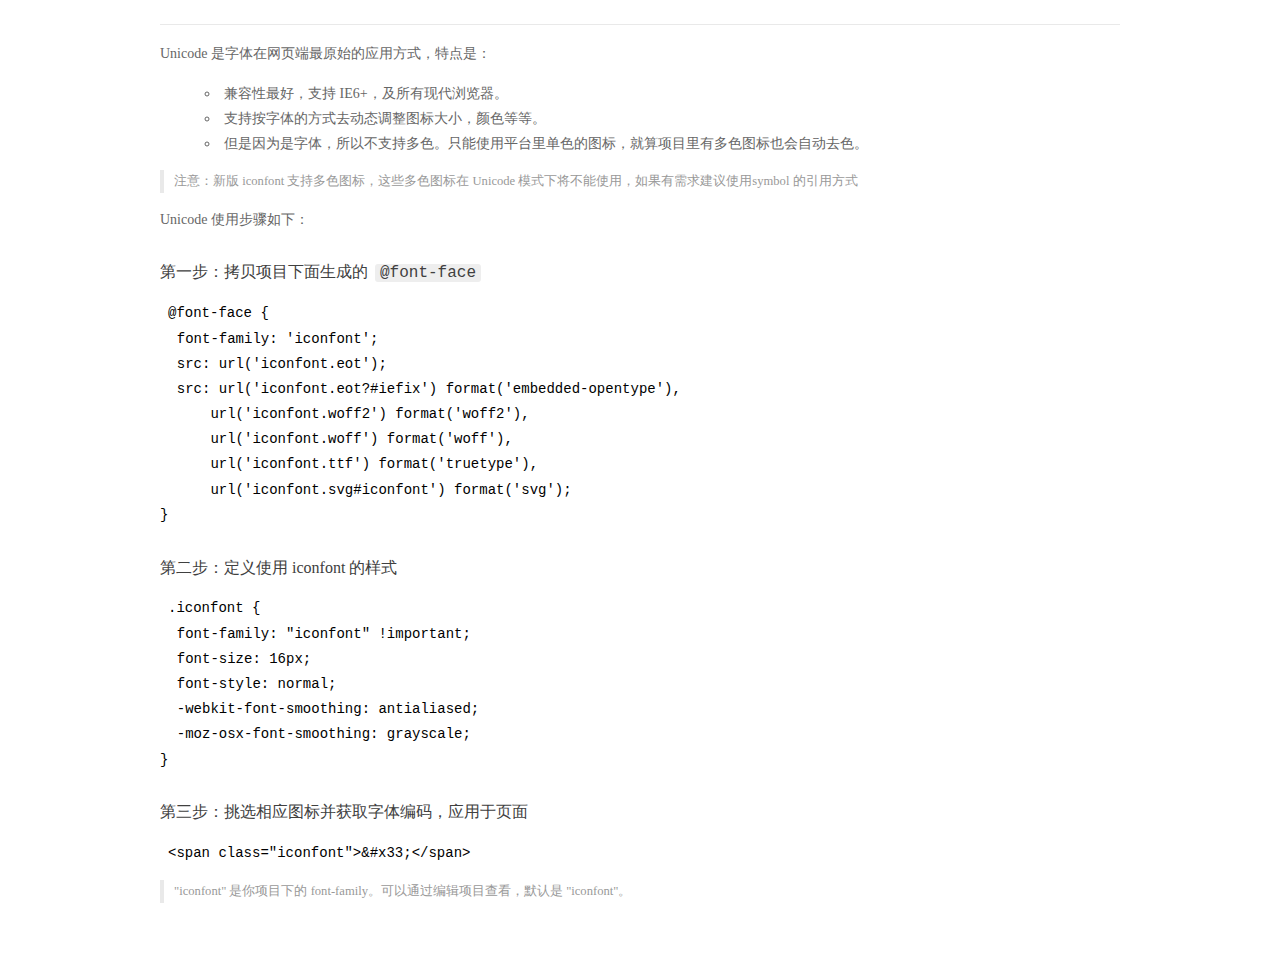
<file: font/demo_index.html>
<!DOCTYPE html>
<html>
<head>
  <meta charset="utf-8"/>
  <title>IconFont Demo</title>
  <link rel="shortcut icon" href="https://img.alicdn.com/tps/i4/TB1_oz6GVXXXXaFXpXXJDFnIXXX-64-64.ico" type="image/x-icon"/>
  <link rel="stylesheet" href="https://g.alicdn.com/thx/cube/1.3.2/cube.min.css">
  <link rel="stylesheet" href="demo.css">
  <link rel="stylesheet" href="iconfont.css">
  <script src="iconfont.js"></script>
  <!-- jQuery -->
  <script src="https://a1.alicdn.com/oss/uploads/2018/12/26/7bfddb60-08e8-11e9-9b04-53e73bb6408b.js"></script>
  <!-- 代码高亮 -->
  <script src="https://a1.alicdn.com/oss/uploads/2018/12/26/a3f714d0-08e6-11e9-8a15-ebf944d7534c.js"></script>
</head>
<body>
  <div class="main">
    <h1 class="logo"><a href="https://www.iconfont.cn/" title="iconfont 首页" target="_blank">&#xe86b;</a></h1>
    <div class="nav-tabs">
      <ul id="tabs" class="dib-box">
        <li class="dib active"><span>Unicode</span></li>
        <li class="dib"><span>Font class</span></li>
        <li class="dib"><span>Symbol</span></li>
      </ul>
      
      <a href="https://www.iconfont.cn/manage/index?manage_type=myprojects&projectId=1591377" target="_blank" class="nav-more">查看项目</a>
      
    </div>
    <div class="tab-container">
      <div class="content unicode" style="display: block;">
          <ul class="icon_lists dib-box">
          
            <li class="dib">
              <span class="icon iconfont">&#xe60e;</span>
                <div class="name">qq</div>
                <div class="code-name">&amp;#xe60e;</div>
              </li>
          
            <li class="dib">
              <span class="icon iconfont">&#xe60a;</span>
                <div class="name">定位</div>
                <div class="code-name">&amp;#xe60a;</div>
              </li>
          
            <li class="dib">
              <span class="icon iconfont">&#xe609;</span>
                <div class="name">15天</div>
                <div class="code-name">&amp;#xe609;</div>
              </li>
          
            <li class="dib">
              <span class="icon iconfont">&#xe60d;</span>
                <div class="name">礼物</div>
                <div class="code-name">&amp;#xe60d;</div>
              </li>
          
            <li class="dib">
              <span class="icon iconfont">&#xe617;</span>
                <div class="name">7天</div>
                <div class="code-name">&amp;#xe617;</div>
              </li>
          
            <li class="dib">
              <span class="icon iconfont">&#xe608;</span>
                <div class="name">位置</div>
                <div class="code-name">&amp;#xe608;</div>
              </li>
          
            <li class="dib">
              <span class="icon iconfont">&#xe6a3;</span>
                <div class="name">删除</div>
                <div class="code-name">&amp;#xe6a3;</div>
              </li>
          
            <li class="dib">
              <span class="icon iconfont">&#xe659;</span>
                <div class="name">对勾</div>
                <div class="code-name">&amp;#xe659;</div>
              </li>
          
            <li class="dib">
              <span class="icon iconfont">&#xe707;</span>
                <div class="name">选择框</div>
                <div class="code-name">&amp;#xe707;</div>
              </li>
          
            <li class="dib">
              <span class="icon iconfont">&#xe628;</span>
                <div class="name">列表页-复选框-已选择</div>
                <div class="code-name">&amp;#xe628;</div>
              </li>
          
            <li class="dib">
              <span class="icon iconfont">&#xe633;</span>
                <div class="name">搜索</div>
                <div class="code-name">&amp;#xe633;</div>
              </li>
          
            <li class="dib">
              <span class="icon iconfont">&#xe6ad;</span>
                <div class="name">Circle_arrow</div>
                <div class="code-name">&amp;#xe6ad;</div>
              </li>
          
            <li class="dib">
              <span class="icon iconfont">&#xe640;</span>
                <div class="name">搜索</div>
                <div class="code-name">&amp;#xe640;</div>
              </li>
          
            <li class="dib">
              <span class="icon iconfont">&#xe622;</span>
                <div class="name">传真</div>
                <div class="code-name">&amp;#xe622;</div>
              </li>
          
            <li class="dib">
              <span class="icon iconfont">&#xe624;</span>
                <div class="name">景点</div>
                <div class="code-name">&amp;#xe624;</div>
              </li>
          
            <li class="dib">
              <span class="icon iconfont">&#xe60c;</span>
                <div class="name">美食</div>
                <div class="code-name">&amp;#xe60c;</div>
              </li>
          
            <li class="dib">
              <span class="icon iconfont">&#xe631;</span>
                <div class="name">旗帜</div>
                <div class="code-name">&amp;#xe631;</div>
              </li>
          
            <li class="dib">
              <span class="icon iconfont">&#xe61c;</span>
                <div class="name">刀叉</div>
                <div class="code-name">&amp;#xe61c;</div>
              </li>
          
            <li class="dib">
              <span class="icon iconfont">&#xe639;</span>
                <div class="name">右键头</div>
                <div class="code-name">&amp;#xe639;</div>
              </li>
          
            <li class="dib">
              <span class="icon iconfont">&#xe8ab;</span>
                <div class="name">爱心</div>
                <div class="code-name">&amp;#xe8ab;</div>
              </li>
          
            <li class="dib">
              <span class="icon iconfont">&#xe8ac;</span>
                <div class="name">编辑</div>
                <div class="code-name">&amp;#xe8ac;</div>
              </li>
          
            <li class="dib">
              <span class="icon iconfont">&#xe8ad;</span>
                <div class="name">3D眼镜</div>
                <div class="code-name">&amp;#xe8ad;</div>
              </li>
          
            <li class="dib">
              <span class="icon iconfont">&#xe8ae;</span>
                <div class="name">彩蛋</div>
                <div class="code-name">&amp;#xe8ae;</div>
              </li>
          
            <li class="dib">
              <span class="icon iconfont">&#xe607;</span>
                <div class="name">眼睛</div>
                <div class="code-name">&amp;#xe607;</div>
              </li>
          
            <li class="dib">
              <span class="icon iconfont">&#xe6b4;</span>
                <div class="name">回顶端</div>
                <div class="code-name">&amp;#xe6b4;</div>
              </li>
          
            <li class="dib">
              <span class="icon iconfont">&#xe616;</span>
                <div class="name">个人中心</div>
                <div class="code-name">&amp;#xe616;</div>
              </li>
          
            <li class="dib">
              <span class="icon iconfont">&#xe613;</span>
                <div class="name">箭头</div>
                <div class="code-name">&amp;#xe613;</div>
              </li>
          
            <li class="dib">
              <span class="icon iconfont">&#xe72d;</span>
                <div class="name">删除</div>
                <div class="code-name">&amp;#xe72d;</div>
              </li>
          
            <li class="dib">
              <span class="icon iconfont">&#xe623;</span>
                <div class="name">飞机场</div>
                <div class="code-name">&amp;#xe623;</div>
              </li>
          
            <li class="dib">
              <span class="icon iconfont">&#xe621;</span>
                <div class="name">卡片</div>
                <div class="code-name">&amp;#xe621;</div>
              </li>
          
            <li class="dib">
              <span class="icon iconfont">&#xe61e;</span>
                <div class="name">定位</div>
                <div class="code-name">&amp;#xe61e;</div>
              </li>
          
            <li class="dib">
              <span class="icon iconfont">&#xe60b;</span>
                <div class="name">复制</div>
                <div class="code-name">&amp;#xe60b;</div>
              </li>
          
            <li class="dib">
              <span class="icon iconfont">&#xe6aa;</span>
                <div class="name">理财</div>
                <div class="code-name">&amp;#xe6aa;</div>
              </li>
          
            <li class="dib">
              <span class="icon iconfont">&#xe605;</span>
                <div class="name">京东白条</div>
                <div class="code-name">&amp;#xe605;</div>
              </li>
          
            <li class="dib">
              <span class="icon iconfont">&#xe739;</span>
                <div class="name">火车</div>
                <div class="code-name">&amp;#xe739;</div>
              </li>
          
            <li class="dib">
              <span class="icon iconfont">&#xe671;</span>
                <div class="name">楼宇</div>
                <div class="code-name">&amp;#xe671;</div>
              </li>
          
            <li class="dib">
              <span class="icon iconfont">&#xe632;</span>
                <div class="name">白条闪付</div>
                <div class="code-name">&amp;#xe632;</div>
              </li>
          
            <li class="dib">
              <span class="icon iconfont">&#xe61f;</span>
                <div class="name">理财收益</div>
                <div class="code-name">&amp;#xe61f;</div>
              </li>
          
            <li class="dib">
              <span class="icon iconfont">&#xe652;</span>
                <div class="name">水滴</div>
                <div class="code-name">&amp;#xe652;</div>
              </li>
          
            <li class="dib">
              <span class="icon iconfont">&#xe661;</span>
                <div class="name">电影</div>
                <div class="code-name">&amp;#xe661;</div>
              </li>
          
            <li class="dib">
              <span class="icon iconfont">&#xe695;</span>
                <div class="name">多人,团队,单色,用户_jurassic</div>
                <div class="code-name">&amp;#xe695;</div>
              </li>
          
            <li class="dib">
              <span class="icon iconfont">&#xe620;</span>
                <div class="name">电子游戏</div>
                <div class="code-name">&amp;#xe620;</div>
              </li>
          
            <li class="dib">
              <span class="icon iconfont">&#xe619;</span>
                <div class="name">多人协作</div>
                <div class="code-name">&amp;#xe619;</div>
              </li>
          
            <li class="dib">
              <span class="icon iconfont">&#xe785;</span>
                <div class="name">删除</div>
                <div class="code-name">&amp;#xe785;</div>
              </li>
          
            <li class="dib">
              <span class="icon iconfont">&#xe63b;</span>
                <div class="name">cart</div>
                <div class="code-name">&amp;#xe63b;</div>
              </li>
          
            <li class="dib">
              <span class="icon iconfont">&#xe63e;</span>
                <div class="name">edit</div>
                <div class="code-name">&amp;#xe63e;</div>
              </li>
          
            <li class="dib">
              <span class="icon iconfont">&#xe63f;</span>
                <div class="name">link</div>
                <div class="code-name">&amp;#xe63f;</div>
              </li>
          
            <li class="dib">
              <span class="icon iconfont">&#xe670;</span>
                <div class="name">前进</div>
                <div class="code-name">&amp;#xe670;</div>
              </li>
          
            <li class="dib">
              <span class="icon iconfont">&#xe663;</span>
                <div class="name">后退</div>
                <div class="code-name">&amp;#xe663;</div>
              </li>
          
            <li class="dib">
              <span class="icon iconfont">&#xe63d;</span>
                <div class="name">秒杀</div>
                <div class="code-name">&amp;#xe63d;</div>
              </li>
          
            <li class="dib">
              <span class="icon iconfont">&#xe62b;</span>
                <div class="name">客服</div>
                <div class="code-name">&amp;#xe62b;</div>
              </li>
          
            <li class="dib">
              <span class="icon iconfont">&#xe600;</span>
                <div class="name">购物车空</div>
                <div class="code-name">&amp;#xe600;</div>
              </li>
          
            <li class="dib">
              <span class="icon iconfont">&#xe601;</span>
                <div class="name">F码</div>
                <div class="code-name">&amp;#xe601;</div>
              </li>
          
            <li class="dib">
              <span class="icon iconfont">&#xe630;</span>
                <div class="name">秒杀</div>
                <div class="code-name">&amp;#xe630;</div>
              </li>
          
            <li class="dib">
              <span class="icon iconfont">&#xe606;</span>
                <div class="name">时间 历史记录 计时 钟表 线性</div>
                <div class="code-name">&amp;#xe606;</div>
              </li>
          
            <li class="dib">
              <span class="icon iconfont">&#xe602;</span>
                <div class="name">话费</div>
                <div class="code-name">&amp;#xe602;</div>
              </li>
          
            <li class="dib">
              <span class="icon iconfont">&#xe603;</span>
                <div class="name">楼房</div>
                <div class="code-name">&amp;#xe603;</div>
              </li>
          
            <li class="dib">
              <span class="icon iconfont">&#xe66e;</span>
                <div class="name">秒杀</div>
                <div class="code-name">&amp;#xe66e;</div>
              </li>
          
            <li class="dib">
              <span class="icon iconfont">&#xe61d;</span>
                <div class="name">扳手</div>
                <div class="code-name">&amp;#xe61d;</div>
              </li>
          
            <li class="dib">
              <span class="icon iconfont">&#xe68d;</span>
                <div class="name">手机</div>
                <div class="code-name">&amp;#xe68d;</div>
              </li>
          
            <li class="dib">
              <span class="icon iconfont">&#xe604;</span>
                <div class="name">以旧换新</div>
                <div class="code-name">&amp;#xe604;</div>
              </li>
          
            <li class="dib">
              <span class="icon iconfont">&#xe618;</span>
                <div class="name">手机卡片管理</div>
                <div class="code-name">&amp;#xe618;</div>
              </li>
          
            <li class="dib">
              <span class="icon iconfont">&#xe68f;</span>
                <div class="name">进入</div>
                <div class="code-name">&amp;#xe68f;</div>
              </li>
          
            <li class="dib">
              <span class="icon iconfont">&#xe690;</span>
                <div class="name">时间 历史记录 计时 钟表 线性</div>
                <div class="code-name">&amp;#xe690;</div>
              </li>
          
            <li class="dib">
              <span class="icon iconfont">&#xe693;</span>
                <div class="name">购物车空</div>
                <div class="code-name">&amp;#xe693;</div>
              </li>
          
            <li class="dib">
              <span class="icon iconfont">&#xe611;</span>
                <div class="name">double-down</div>
                <div class="code-name">&amp;#xe611;</div>
              </li>
          
            <li class="dib">
              <span class="icon iconfont">&#xe612;</span>
                <div class="name">check</div>
                <div class="code-name">&amp;#xe612;</div>
              </li>
          
          </ul>
          <div class="article markdown">
          <h2 id="unicode-">Unicode 引用</h2>
          <hr>

          <p>Unicode 是字体在网页端最原始的应用方式，特点是：</p>
          <ul>
            <li>兼容性最好，支持 IE6+，及所有现代浏览器。</li>
            <li>支持按字体的方式去动态调整图标大小，颜色等等。</li>
            <li>但是因为是字体，所以不支持多色。只能使用平台里单色的图标，就算项目里有多色图标也会自动去色。</li>
          </ul>
          <blockquote>
            <p>注意：新版 iconfont 支持多色图标，这些多色图标在 Unicode 模式下将不能使用，如果有需求建议使用symbol 的引用方式</p>
          </blockquote>
          <p>Unicode 使用步骤如下：</p>
          <h3 id="-font-face">第一步：拷贝项目下面生成的 <code>@font-face</code></h3>
<pre><code class="language-css"
>@font-face {
  font-family: 'iconfont';
  src: url('iconfont.eot');
  src: url('iconfont.eot?#iefix') format('embedded-opentype'),
      url('iconfont.woff2') format('woff2'),
      url('iconfont.woff') format('woff'),
      url('iconfont.ttf') format('truetype'),
      url('iconfont.svg#iconfont') format('svg');
}
</code></pre>
          <h3 id="-iconfont-">第二步：定义使用 iconfont 的样式</h3>
<pre><code class="language-css"
>.iconfont {
  font-family: "iconfont" !important;
  font-size: 16px;
  font-style: normal;
  -webkit-font-smoothing: antialiased;
  -moz-osx-font-smoothing: grayscale;
}
</code></pre>
          <h3 id="-">第三步：挑选相应图标并获取字体编码，应用于页面</h3>
<pre>
<code class="language-html"
>&lt;span class="iconfont"&gt;&amp;#x33;&lt;/span&gt;
</code></pre>
          <blockquote>
            <p>"iconfont" 是你项目下的 font-family。可以通过编辑项目查看，默认是 "iconfont"。</p>
          </blockquote>
          </div>
      </div>
      <div class="content font-class">
        <ul class="icon_lists dib-box">
          
          <li class="dib">
            <span class="icon iconfont icon-qq"></span>
            <div class="name">
              qq
            </div>
            <div class="code-name">.icon-qq
            </div>
          </li>
          
          <li class="dib">
            <span class="icon iconfont icon-location"></span>
            <div class="name">
              定位
            </div>
            <div class="code-name">.icon-location
            </div>
          </li>
          
          <li class="dib">
            <span class="icon iconfont icon-tian1"></span>
            <div class="name">
              15天
            </div>
            <div class="code-name">.icon-tian1
            </div>
          </li>
          
          <li class="dib">
            <span class="icon iconfont icon-liwu"></span>
            <div class="name">
              礼物
            </div>
            <div class="code-name">.icon-liwu
            </div>
          </li>
          
          <li class="dib">
            <span class="icon iconfont icon-tian"></span>
            <div class="name">
              7天
            </div>
            <div class="code-name">.icon-tian
            </div>
          </li>
          
          <li class="dib">
            <span class="icon iconfont icon-weizhi"></span>
            <div class="name">
              位置
            </div>
            <div class="code-name">.icon-weizhi
            </div>
          </li>
          
          <li class="dib">
            <span class="icon iconfont icon-shanchu2"></span>
            <div class="name">
              删除
            </div>
            <div class="code-name">.icon-shanchu2
            </div>
          </li>
          
          <li class="dib">
            <span class="icon iconfont icon-duigou"></span>
            <div class="name">
              对勾
            </div>
            <div class="code-name">.icon-duigou
            </div>
          </li>
          
          <li class="dib">
            <span class="icon iconfont icon-xuanzekuang"></span>
            <div class="name">
              选择框
            </div>
            <div class="code-name">.icon-xuanzekuang
            </div>
          </li>
          
          <li class="dib">
            <span class="icon iconfont icon-liebiaoye-fuxuankuang-yixuanze"></span>
            <div class="name">
              列表页-复选框-已选择
            </div>
            <div class="code-name">.icon-liebiaoye-fuxuankuang-yixuanze
            </div>
          </li>
          
          <li class="dib">
            <span class="icon iconfont icon-sousuo1"></span>
            <div class="name">
              搜索
            </div>
            <div class="code-name">.icon-sousuo1
            </div>
          </li>
          
          <li class="dib">
            <span class="icon iconfont icon-Circle_arrow"></span>
            <div class="name">
              Circle_arrow
            </div>
            <div class="code-name">.icon-Circle_arrow
            </div>
          </li>
          
          <li class="dib">
            <span class="icon iconfont icon-sousuo"></span>
            <div class="name">
              搜索
            </div>
            <div class="code-name">.icon-sousuo
            </div>
          </li>
          
          <li class="dib">
            <span class="icon iconfont icon-fax"></span>
            <div class="name">
              传真
            </div>
            <div class="code-name">.icon-fax
            </div>
          </li>
          
          <li class="dib">
            <span class="icon iconfont icon-scenery"></span>
            <div class="name">
              景点
            </div>
            <div class="code-name">.icon-scenery
            </div>
          </li>
          
          <li class="dib">
            <span class="icon iconfont icon-meishi"></span>
            <div class="name">
              美食
            </div>
            <div class="code-name">.icon-meishi
            </div>
          </li>
          
          <li class="dib">
            <span class="icon iconfont icon-qizhi"></span>
            <div class="name">
              旗帜
            </div>
            <div class="code-name">.icon-qizhi
            </div>
          </li>
          
          <li class="dib">
            <span class="icon iconfont icon-daochat"></span>
            <div class="name">
              刀叉
            </div>
            <div class="code-name">.icon-daochat
            </div>
          </li>
          
          <li class="dib">
            <span class="icon iconfont icon-youjiantou"></span>
            <div class="name">
              右键头
            </div>
            <div class="code-name">.icon-youjiantou
            </div>
          </li>
          
          <li class="dib">
            <span class="icon iconfont icon-aixin"></span>
            <div class="name">
              爱心
            </div>
            <div class="code-name">.icon-aixin
            </div>
          </li>
          
          <li class="dib">
            <span class="icon iconfont icon-bianji"></span>
            <div class="name">
              编辑
            </div>
            <div class="code-name">.icon-bianji
            </div>
          </li>
          
          <li class="dib">
            <span class="icon iconfont icon-Dyanjing"></span>
            <div class="name">
              3D眼镜
            </div>
            <div class="code-name">.icon-Dyanjing
            </div>
          </li>
          
          <li class="dib">
            <span class="icon iconfont icon-caidan"></span>
            <div class="name">
              彩蛋
            </div>
            <div class="code-name">.icon-caidan
            </div>
          </li>
          
          <li class="dib">
            <span class="icon iconfont icon-yanjing"></span>
            <div class="name">
              眼睛
            </div>
            <div class="code-name">.icon-yanjing
            </div>
          </li>
          
          <li class="dib">
            <span class="icon iconfont icon-huidingduan"></span>
            <div class="name">
              回顶端
            </div>
            <div class="code-name">.icon-huidingduan
            </div>
          </li>
          
          <li class="dib">
            <span class="icon iconfont icon-renwu"></span>
            <div class="name">
              个人中心
            </div>
            <div class="code-name">.icon-renwu
            </div>
          </li>
          
          <li class="dib">
            <span class="icon iconfont icon-jiantou"></span>
            <div class="name">
              箭头
            </div>
            <div class="code-name">.icon-jiantou
            </div>
          </li>
          
          <li class="dib">
            <span class="icon iconfont icon-shanchu1"></span>
            <div class="name">
              删除
            </div>
            <div class="code-name">.icon-shanchu1
            </div>
          </li>
          
          <li class="dib">
            <span class="icon iconfont icon-feijichang"></span>
            <div class="name">
              飞机场
            </div>
            <div class="code-name">.icon-feijichang
            </div>
          </li>
          
          <li class="dib">
            <span class="icon iconfont icon-qiapian"></span>
            <div class="name">
              卡片
            </div>
            <div class="code-name">.icon-qiapian
            </div>
          </li>
          
          <li class="dib">
            <span class="icon iconfont icon-dingwei"></span>
            <div class="name">
              定位
            </div>
            <div class="code-name">.icon-dingwei
            </div>
          </li>
          
          <li class="dib">
            <span class="icon iconfont icon-fuzhi"></span>
            <div class="name">
              复制
            </div>
            <div class="code-name">.icon-fuzhi
            </div>
          </li>
          
          <li class="dib">
            <span class="icon iconfont icon-licai"></span>
            <div class="name">
              理财
            </div>
            <div class="code-name">.icon-licai
            </div>
          </li>
          
          <li class="dib">
            <span class="icon iconfont icon-jingdongbaitiao"></span>
            <div class="name">
              京东白条
            </div>
            <div class="code-name">.icon-jingdongbaitiao
            </div>
          </li>
          
          <li class="dib">
            <span class="icon iconfont icon-huoche"></span>
            <div class="name">
              火车
            </div>
            <div class="code-name">.icon-huoche
            </div>
          </li>
          
          <li class="dib">
            <span class="icon iconfont icon-icon-"></span>
            <div class="name">
              楼宇
            </div>
            <div class="code-name">.icon-icon-
            </div>
          </li>
          
          <li class="dib">
            <span class="icon iconfont icon-baitiaoshanfu"></span>
            <div class="name">
              白条闪付
            </div>
            <div class="code-name">.icon-baitiaoshanfu
            </div>
          </li>
          
          <li class="dib">
            <span class="icon iconfont icon-licaishouyi"></span>
            <div class="name">
              理财收益
            </div>
            <div class="code-name">.icon-licaishouyi
            </div>
          </li>
          
          <li class="dib">
            <span class="icon iconfont icon-ziyuan"></span>
            <div class="name">
              水滴
            </div>
            <div class="code-name">.icon-ziyuan
            </div>
          </li>
          
          <li class="dib">
            <span class="icon iconfont icon-dianying"></span>
            <div class="name">
              电影
            </div>
            <div class="code-name">.icon-dianying
            </div>
          </li>
          
          <li class="dib">
            <span class="icon iconfont icon-jurassic_users"></span>
            <div class="name">
              多人,团队,单色,用户_jurassic
            </div>
            <div class="code-name">.icon-jurassic_users
            </div>
          </li>
          
          <li class="dib">
            <span class="icon iconfont icon-dianziyouxi"></span>
            <div class="name">
              电子游戏
            </div>
            <div class="code-name">.icon-dianziyouxi
            </div>
          </li>
          
          <li class="dib">
            <span class="icon iconfont icon-icon_duorenxiezuo"></span>
            <div class="name">
              多人协作
            </div>
            <div class="code-name">.icon-icon_duorenxiezuo
            </div>
          </li>
          
          <li class="dib">
            <span class="icon iconfont icon-shanchu"></span>
            <div class="name">
              删除
            </div>
            <div class="code-name">.icon-shanchu
            </div>
          </li>
          
          <li class="dib">
            <span class="icon iconfont icon-icon-test"></span>
            <div class="name">
              cart
            </div>
            <div class="code-name">.icon-icon-test
            </div>
          </li>
          
          <li class="dib">
            <span class="icon iconfont icon-icon-test1"></span>
            <div class="name">
              edit
            </div>
            <div class="code-name">.icon-icon-test1
            </div>
          </li>
          
          <li class="dib">
            <span class="icon iconfont icon-icon-test2"></span>
            <div class="name">
              link
            </div>
            <div class="code-name">.icon-icon-test2
            </div>
          </li>
          
          <li class="dib">
            <span class="icon iconfont icon-arrow-right"></span>
            <div class="name">
              前进
            </div>
            <div class="code-name">.icon-arrow-right
            </div>
          </li>
          
          <li class="dib">
            <span class="icon iconfont icon-houtui1"></span>
            <div class="name">
              后退
            </div>
            <div class="code-name">.icon-houtui1
            </div>
          </li>
          
          <li class="dib">
            <span class="icon iconfont icon-miaosha"></span>
            <div class="name">
              秒杀
            </div>
            <div class="code-name">.icon-miaosha
            </div>
          </li>
          
          <li class="dib">
            <span class="icon iconfont icon-kefu"></span>
            <div class="name">
              客服
            </div>
            <div class="code-name">.icon-kefu
            </div>
          </li>
          
          <li class="dib">
            <span class="icon iconfont icon-gouwuchekong"></span>
            <div class="name">
              购物车空
            </div>
            <div class="code-name">.icon-gouwuchekong
            </div>
          </li>
          
          <li class="dib">
            <span class="icon iconfont icon-fma"></span>
            <div class="name">
              F码
            </div>
            <div class="code-name">.icon-fma
            </div>
          </li>
          
          <li class="dib">
            <span class="icon iconfont icon-miaosha1"></span>
            <div class="name">
              秒杀
            </div>
            <div class="code-name">.icon-miaosha1
            </div>
          </li>
          
          <li class="dib">
            <span class="icon iconfont icon-shijian"></span>
            <div class="name">
              时间 历史记录 计时 钟表 线性
            </div>
            <div class="code-name">.icon-shijian
            </div>
          </li>
          
          <li class="dib">
            <span class="icon iconfont icon-huafei"></span>
            <div class="name">
              话费
            </div>
            <div class="code-name">.icon-huafei
            </div>
          </li>
          
          <li class="dib">
            <span class="icon iconfont icon-loufang"></span>
            <div class="name">
              楼房
            </div>
            <div class="code-name">.icon-loufang
            </div>
          </li>
          
          <li class="dib">
            <span class="icon iconfont icon-miaosha2"></span>
            <div class="name">
              秒杀
            </div>
            <div class="code-name">.icon-miaosha2
            </div>
          </li>
          
          <li class="dib">
            <span class="icon iconfont icon-banshou"></span>
            <div class="name">
              扳手
            </div>
            <div class="code-name">.icon-banshou
            </div>
          </li>
          
          <li class="dib">
            <span class="icon iconfont icon-shouji"></span>
            <div class="name">
              手机
            </div>
            <div class="code-name">.icon-shouji
            </div>
          </li>
          
          <li class="dib">
            <span class="icon iconfont icon-yijiuhuanxin"></span>
            <div class="name">
              以旧换新
            </div>
            <div class="code-name">.icon-yijiuhuanxin
            </div>
          </li>
          
          <li class="dib">
            <span class="icon iconfont icon-shoujikapianguanli"></span>
            <div class="name">
              手机卡片管理
            </div>
            <div class="code-name">.icon-shoujikapianguanli
            </div>
          </li>
          
          <li class="dib">
            <span class="icon iconfont icon-jf-row-copy"></span>
            <div class="name">
              进入
            </div>
            <div class="code-name">.icon-jf-row-copy
            </div>
          </li>
          
          <li class="dib">
            <span class="icon iconfont icon-shijian-copy"></span>
            <div class="name">
              时间 历史记录 计时 钟表 线性
            </div>
            <div class="code-name">.icon-shijian-copy
            </div>
          </li>
          
          <li class="dib">
            <span class="icon iconfont icon-gouwuchekong-copy"></span>
            <div class="name">
              购物车空
            </div>
            <div class="code-name">.icon-gouwuchekong-copy
            </div>
          </li>
          
          <li class="dib">
            <span class="icon iconfont icon-double-down"></span>
            <div class="name">
              double-down
            </div>
            <div class="code-name">.icon-double-down
            </div>
          </li>
          
          <li class="dib">
            <span class="icon iconfont icon-check"></span>
            <div class="name">
              check
            </div>
            <div class="code-name">.icon-check
            </div>
          </li>
          
        </ul>
        <div class="article markdown">
        <h2 id="font-class-">font-class 引用</h2>
        <hr>

        <p>font-class 是 Unicode 使用方式的一种变种，主要是解决 Unicode 书写不直观，语意不明确的问题。</p>
        <p>与 Unicode 使用方式相比，具有如下特点：</p>
        <ul>
          <li>兼容性良好，支持 IE8+，及所有现代浏览器。</li>
          <li>相比于 Unicode 语意明确，书写更直观。可以很容易分辨这个 icon 是什么。</li>
          <li>因为使用 class 来定义图标，所以当要替换图标时，只需要修改 class 里面的 Unicode 引用。</li>
          <li>不过因为本质上还是使用的字体，所以多色图标还是不支持的。</li>
        </ul>
        <p>使用步骤如下：</p>
        <h3 id="-fontclass-">第一步：引入项目下面生成的 fontclass 代码：</h3>
<pre><code class="language-html">&lt;link rel="stylesheet" href="./iconfont.css"&gt;
</code></pre>
        <h3 id="-">第二步：挑选相应图标并获取类名，应用于页面：</h3>
<pre><code class="language-html">&lt;span class="iconfont icon-xxx"&gt;&lt;/span&gt;
</code></pre>
        <blockquote>
          <p>"
            iconfont" 是你项目下的 font-family。可以通过编辑项目查看，默认是 "iconfont"。</p>
        </blockquote>
      </div>
      </div>
      <div class="content symbol">
          <ul class="icon_lists dib-box">
          
            <li class="dib">
                <svg class="icon svg-icon" aria-hidden="true">
                  <use xlink:href="#icon-qq"></use>
                </svg>
                <div class="name">qq</div>
                <div class="code-name">#icon-qq</div>
            </li>
          
            <li class="dib">
                <svg class="icon svg-icon" aria-hidden="true">
                  <use xlink:href="#icon-location"></use>
                </svg>
                <div class="name">定位</div>
                <div class="code-name">#icon-location</div>
            </li>
          
            <li class="dib">
                <svg class="icon svg-icon" aria-hidden="true">
                  <use xlink:href="#icon-tian1"></use>
                </svg>
                <div class="name">15天</div>
                <div class="code-name">#icon-tian1</div>
            </li>
          
            <li class="dib">
                <svg class="icon svg-icon" aria-hidden="true">
                  <use xlink:href="#icon-liwu"></use>
                </svg>
                <div class="name">礼物</div>
                <div class="code-name">#icon-liwu</div>
            </li>
          
            <li class="dib">
                <svg class="icon svg-icon" aria-hidden="true">
                  <use xlink:href="#icon-tian"></use>
                </svg>
                <div class="name">7天</div>
                <div class="code-name">#icon-tian</div>
            </li>
          
            <li class="dib">
                <svg class="icon svg-icon" aria-hidden="true">
                  <use xlink:href="#icon-weizhi"></use>
                </svg>
                <div class="name">位置</div>
                <div class="code-name">#icon-weizhi</div>
            </li>
          
            <li class="dib">
                <svg class="icon svg-icon" aria-hidden="true">
                  <use xlink:href="#icon-shanchu2"></use>
                </svg>
                <div class="name">删除</div>
                <div class="code-name">#icon-shanchu2</div>
            </li>
          
            <li class="dib">
                <svg class="icon svg-icon" aria-hidden="true">
                  <use xlink:href="#icon-duigou"></use>
                </svg>
                <div class="name">对勾</div>
                <div class="code-name">#icon-duigou</div>
            </li>
          
            <li class="dib">
                <svg class="icon svg-icon" aria-hidden="true">
                  <use xlink:href="#icon-xuanzekuang"></use>
                </svg>
                <div class="name">选择框</div>
                <div class="code-name">#icon-xuanzekuang</div>
            </li>
          
            <li class="dib">
                <svg class="icon svg-icon" aria-hidden="true">
                  <use xlink:href="#icon-liebiaoye-fuxuankuang-yixuanze"></use>
                </svg>
                <div class="name">列表页-复选框-已选择</div>
                <div class="code-name">#icon-liebiaoye-fuxuankuang-yixuanze</div>
            </li>
          
            <li class="dib">
                <svg class="icon svg-icon" aria-hidden="true">
                  <use xlink:href="#icon-sousuo1"></use>
                </svg>
                <div class="name">搜索</div>
                <div class="code-name">#icon-sousuo1</div>
            </li>
          
            <li class="dib">
                <svg class="icon svg-icon" aria-hidden="true">
                  <use xlink:href="#icon-Circle_arrow"></use>
                </svg>
                <div class="name">Circle_arrow</div>
                <div class="code-name">#icon-Circle_arrow</div>
            </li>
          
            <li class="dib">
                <svg class="icon svg-icon" aria-hidden="true">
                  <use xlink:href="#icon-sousuo"></use>
                </svg>
                <div class="name">搜索</div>
                <div class="code-name">#icon-sousuo</div>
            </li>
          
            <li class="dib">
                <svg class="icon svg-icon" aria-hidden="true">
                  <use xlink:href="#icon-fax"></use>
                </svg>
                <div class="name">传真</div>
                <div class="code-name">#icon-fax</div>
            </li>
          
            <li class="dib">
                <svg class="icon svg-icon" aria-hidden="true">
                  <use xlink:href="#icon-scenery"></use>
                </svg>
                <div class="name">景点</div>
                <div class="code-name">#icon-scenery</div>
            </li>
          
            <li class="dib">
                <svg class="icon svg-icon" aria-hidden="true">
                  <use xlink:href="#icon-meishi"></use>
                </svg>
                <div class="name">美食</div>
                <div class="code-name">#icon-meishi</div>
            </li>
          
            <li class="dib">
                <svg class="icon svg-icon" aria-hidden="true">
                  <use xlink:href="#icon-qizhi"></use>
                </svg>
                <div class="name">旗帜</div>
                <div class="code-name">#icon-qizhi</div>
            </li>
          
            <li class="dib">
                <svg class="icon svg-icon" aria-hidden="true">
                  <use xlink:href="#icon-daochat"></use>
                </svg>
                <div class="name">刀叉</div>
                <div class="code-name">#icon-daochat</div>
            </li>
          
            <li class="dib">
                <svg class="icon svg-icon" aria-hidden="true">
                  <use xlink:href="#icon-youjiantou"></use>
                </svg>
                <div class="name">右键头</div>
                <div class="code-name">#icon-youjiantou</div>
            </li>
          
            <li class="dib">
                <svg class="icon svg-icon" aria-hidden="true">
                  <use xlink:href="#icon-aixin"></use>
                </svg>
                <div class="name">爱心</div>
                <div class="code-name">#icon-aixin</div>
            </li>
          
            <li class="dib">
                <svg class="icon svg-icon" aria-hidden="true">
                  <use xlink:href="#icon-bianji"></use>
                </svg>
                <div class="name">编辑</div>
                <div class="code-name">#icon-bianji</div>
            </li>
          
            <li class="dib">
                <svg class="icon svg-icon" aria-hidden="true">
                  <use xlink:href="#icon-Dyanjing"></use>
                </svg>
                <div class="name">3D眼镜</div>
                <div class="code-name">#icon-Dyanjing</div>
            </li>
          
            <li class="dib">
                <svg class="icon svg-icon" aria-hidden="true">
                  <use xlink:href="#icon-caidan"></use>
                </svg>
                <div class="name">彩蛋</div>
                <div class="code-name">#icon-caidan</div>
            </li>
          
            <li class="dib">
                <svg class="icon svg-icon" aria-hidden="true">
                  <use xlink:href="#icon-yanjing"></use>
                </svg>
                <div class="name">眼睛</div>
                <div class="code-name">#icon-yanjing</div>
            </li>
          
            <li class="dib">
                <svg class="icon svg-icon" aria-hidden="true">
                  <use xlink:href="#icon-huidingduan"></use>
                </svg>
                <div class="name">回顶端</div>
                <div class="code-name">#icon-huidingduan</div>
            </li>
          
            <li class="dib">
                <svg class="icon svg-icon" aria-hidden="true">
                  <use xlink:href="#icon-renwu"></use>
                </svg>
                <div class="name">个人中心</div>
                <div class="code-name">#icon-renwu</div>
            </li>
          
            <li class="dib">
                <svg class="icon svg-icon" aria-hidden="true">
                  <use xlink:href="#icon-jiantou"></use>
                </svg>
                <div class="name">箭头</div>
                <div class="code-name">#icon-jiantou</div>
            </li>
          
            <li class="dib">
                <svg class="icon svg-icon" aria-hidden="true">
                  <use xlink:href="#icon-shanchu1"></use>
                </svg>
                <div class="name">删除</div>
                <div class="code-name">#icon-shanchu1</div>
            </li>
          
            <li class="dib">
                <svg class="icon svg-icon" aria-hidden="true">
                  <use xlink:href="#icon-feijichang"></use>
                </svg>
                <div class="name">飞机场</div>
                <div class="code-name">#icon-feijichang</div>
            </li>
          
            <li class="dib">
                <svg class="icon svg-icon" aria-hidden="true">
                  <use xlink:href="#icon-qiapian"></use>
                </svg>
                <div class="name">卡片</div>
                <div class="code-name">#icon-qiapian</div>
            </li>
          
            <li class="dib">
                <svg class="icon svg-icon" aria-hidden="true">
                  <use xlink:href="#icon-dingwei"></use>
                </svg>
                <div class="name">定位</div>
                <div class="code-name">#icon-dingwei</div>
            </li>
          
            <li class="dib">
                <svg class="icon svg-icon" aria-hidden="true">
                  <use xlink:href="#icon-fuzhi"></use>
                </svg>
                <div class="name">复制</div>
                <div class="code-name">#icon-fuzhi</div>
            </li>
          
            <li class="dib">
                <svg class="icon svg-icon" aria-hidden="true">
                  <use xlink:href="#icon-licai"></use>
                </svg>
                <div class="name">理财</div>
                <div class="code-name">#icon-licai</div>
            </li>
          
            <li class="dib">
                <svg class="icon svg-icon" aria-hidden="true">
                  <use xlink:href="#icon-jingdongbaitiao"></use>
                </svg>
                <div class="name">京东白条</div>
                <div class="code-name">#icon-jingdongbaitiao</div>
            </li>
          
            <li class="dib">
                <svg class="icon svg-icon" aria-hidden="true">
                  <use xlink:href="#icon-huoche"></use>
                </svg>
                <div class="name">火车</div>
                <div class="code-name">#icon-huoche</div>
            </li>
          
            <li class="dib">
                <svg class="icon svg-icon" aria-hidden="true">
                  <use xlink:href="#icon-icon-"></use>
                </svg>
                <div class="name">楼宇</div>
                <div class="code-name">#icon-icon-</div>
            </li>
          
            <li class="dib">
                <svg class="icon svg-icon" aria-hidden="true">
                  <use xlink:href="#icon-baitiaoshanfu"></use>
                </svg>
                <div class="name">白条闪付</div>
                <div class="code-name">#icon-baitiaoshanfu</div>
            </li>
          
            <li class="dib">
                <svg class="icon svg-icon" aria-hidden="true">
                  <use xlink:href="#icon-licaishouyi"></use>
                </svg>
                <div class="name">理财收益</div>
                <div class="code-name">#icon-licaishouyi</div>
            </li>
          
            <li class="dib">
                <svg class="icon svg-icon" aria-hidden="true">
                  <use xlink:href="#icon-ziyuan"></use>
                </svg>
                <div class="name">水滴</div>
                <div class="code-name">#icon-ziyuan</div>
            </li>
          
            <li class="dib">
                <svg class="icon svg-icon" aria-hidden="true">
                  <use xlink:href="#icon-dianying"></use>
                </svg>
                <div class="name">电影</div>
                <div class="code-name">#icon-dianying</div>
            </li>
          
            <li class="dib">
                <svg class="icon svg-icon" aria-hidden="true">
                  <use xlink:href="#icon-jurassic_users"></use>
                </svg>
                <div class="name">多人,团队,单色,用户_jurassic</div>
                <div class="code-name">#icon-jurassic_users</div>
            </li>
          
            <li class="dib">
                <svg class="icon svg-icon" aria-hidden="true">
                  <use xlink:href="#icon-dianziyouxi"></use>
                </svg>
                <div class="name">电子游戏</div>
                <div class="code-name">#icon-dianziyouxi</div>
            </li>
          
            <li class="dib">
                <svg class="icon svg-icon" aria-hidden="true">
                  <use xlink:href="#icon-icon_duorenxiezuo"></use>
                </svg>
                <div class="name">多人协作</div>
                <div class="code-name">#icon-icon_duorenxiezuo</div>
            </li>
          
            <li class="dib">
                <svg class="icon svg-icon" aria-hidden="true">
                  <use xlink:href="#icon-shanchu"></use>
                </svg>
                <div class="name">删除</div>
                <div class="code-name">#icon-shanchu</div>
            </li>
          
            <li class="dib">
                <svg class="icon svg-icon" aria-hidden="true">
                  <use xlink:href="#icon-icon-test"></use>
                </svg>
                <div class="name">cart</div>
                <div class="code-name">#icon-icon-test</div>
            </li>
          
            <li class="dib">
                <svg class="icon svg-icon" aria-hidden="true">
                  <use xlink:href="#icon-icon-test1"></use>
                </svg>
                <div class="name">edit</div>
                <div class="code-name">#icon-icon-test1</div>
            </li>
          
            <li class="dib">
                <svg class="icon svg-icon" aria-hidden="true">
                  <use xlink:href="#icon-icon-test2"></use>
                </svg>
                <div class="name">link</div>
                <div class="code-name">#icon-icon-test2</div>
            </li>
          
            <li class="dib">
                <svg class="icon svg-icon" aria-hidden="true">
                  <use xlink:href="#icon-arrow-right"></use>
                </svg>
                <div class="name">前进</div>
                <div class="code-name">#icon-arrow-right</div>
            </li>
          
            <li class="dib">
                <svg class="icon svg-icon" aria-hidden="true">
                  <use xlink:href="#icon-houtui1"></use>
                </svg>
                <div class="name">后退</div>
                <div class="code-name">#icon-houtui1</div>
            </li>
          
            <li class="dib">
                <svg class="icon svg-icon" aria-hidden="true">
                  <use xlink:href="#icon-miaosha"></use>
                </svg>
                <div class="name">秒杀</div>
                <div class="code-name">#icon-miaosha</div>
            </li>
          
            <li class="dib">
                <svg class="icon svg-icon" aria-hidden="true">
                  <use xlink:href="#icon-kefu"></use>
                </svg>
                <div class="name">客服</div>
                <div class="code-name">#icon-kefu</div>
            </li>
          
            <li class="dib">
                <svg class="icon svg-icon" aria-hidden="true">
                  <use xlink:href="#icon-gouwuchekong"></use>
                </svg>
                <div class="name">购物车空</div>
                <div class="code-name">#icon-gouwuchekong</div>
            </li>
          
            <li class="dib">
                <svg class="icon svg-icon" aria-hidden="true">
                  <use xlink:href="#icon-fma"></use>
                </svg>
                <div class="name">F码</div>
                <div class="code-name">#icon-fma</div>
            </li>
          
            <li class="dib">
                <svg class="icon svg-icon" aria-hidden="true">
                  <use xlink:href="#icon-miaosha1"></use>
                </svg>
                <div class="name">秒杀</div>
                <div class="code-name">#icon-miaosha1</div>
            </li>
          
            <li class="dib">
                <svg class="icon svg-icon" aria-hidden="true">
                  <use xlink:href="#icon-shijian"></use>
                </svg>
                <div class="name">时间 历史记录 计时 钟表 线性</div>
                <div class="code-name">#icon-shijian</div>
            </li>
          
            <li class="dib">
                <svg class="icon svg-icon" aria-hidden="true">
                  <use xlink:href="#icon-huafei"></use>
                </svg>
                <div class="name">话费</div>
                <div class="code-name">#icon-huafei</div>
            </li>
          
            <li class="dib">
                <svg class="icon svg-icon" aria-hidden="true">
                  <use xlink:href="#icon-loufang"></use>
                </svg>
                <div class="name">楼房</div>
                <div class="code-name">#icon-loufang</div>
            </li>
          
            <li class="dib">
                <svg class="icon svg-icon" aria-hidden="true">
                  <use xlink:href="#icon-miaosha2"></use>
                </svg>
                <div class="name">秒杀</div>
                <div class="code-name">#icon-miaosha2</div>
            </li>
          
            <li class="dib">
                <svg class="icon svg-icon" aria-hidden="true">
                  <use xlink:href="#icon-banshou"></use>
                </svg>
                <div class="name">扳手</div>
                <div class="code-name">#icon-banshou</div>
            </li>
          
            <li class="dib">
                <svg class="icon svg-icon" aria-hidden="true">
                  <use xlink:href="#icon-shouji"></use>
                </svg>
                <div class="name">手机</div>
                <div class="code-name">#icon-shouji</div>
            </li>
          
            <li class="dib">
                <svg class="icon svg-icon" aria-hidden="true">
                  <use xlink:href="#icon-yijiuhuanxin"></use>
                </svg>
                <div class="name">以旧换新</div>
                <div class="code-name">#icon-yijiuhuanxin</div>
            </li>
          
            <li class="dib">
                <svg class="icon svg-icon" aria-hidden="true">
                  <use xlink:href="#icon-shoujikapianguanli"></use>
                </svg>
                <div class="name">手机卡片管理</div>
                <div class="code-name">#icon-shoujikapianguanli</div>
            </li>
          
            <li class="dib">
                <svg class="icon svg-icon" aria-hidden="true">
                  <use xlink:href="#icon-jf-row-copy"></use>
                </svg>
                <div class="name">进入</div>
                <div class="code-name">#icon-jf-row-copy</div>
            </li>
          
            <li class="dib">
                <svg class="icon svg-icon" aria-hidden="true">
                  <use xlink:href="#icon-shijian-copy"></use>
                </svg>
                <div class="name">时间 历史记录 计时 钟表 线性</div>
                <div class="code-name">#icon-shijian-copy</div>
            </li>
          
            <li class="dib">
                <svg class="icon svg-icon" aria-hidden="true">
                  <use xlink:href="#icon-gouwuchekong-copy"></use>
                </svg>
                <div class="name">购物车空</div>
                <div class="code-name">#icon-gouwuchekong-copy</div>
            </li>
          
            <li class="dib">
                <svg class="icon svg-icon" aria-hidden="true">
                  <use xlink:href="#icon-double-down"></use>
                </svg>
                <div class="name">double-down</div>
                <div class="code-name">#icon-double-down</div>
            </li>
          
            <li class="dib">
                <svg class="icon svg-icon" aria-hidden="true">
                  <use xlink:href="#icon-check"></use>
                </svg>
                <div class="name">check</div>
                <div class="code-name">#icon-check</div>
            </li>
          
          </ul>
          <div class="article markdown">
          <h2 id="symbol-">Symbol 引用</h2>
          <hr>

          <p>这是一种全新的使用方式，应该说这才是未来的主流，也是平台目前推荐的用法。相关介绍可以参考这篇<a href="">文章</a>
            这种用法其实是做了一个 SVG 的集合，与另外两种相比具有如下特点：</p>
          <ul>
            <li>支持多色图标了，不再受单色限制。</li>
            <li>通过一些技巧，支持像字体那样，通过 <code>font-size</code>, <code>color</code> 来调整样式。</li>
            <li>兼容性较差，支持 IE9+，及现代浏览器。</li>
            <li>浏览器渲染 SVG 的性能一般，还不如 png。</li>
          </ul>
          <p>使用步骤如下：</p>
          <h3 id="-symbol-">第一步：引入项目下面生成的 symbol 代码：</h3>
<pre><code class="language-html">&lt;script src="./iconfont.js"&gt;&lt;/script&gt;
</code></pre>
          <h3 id="-css-">第二步：加入通用 CSS 代码（引入一次就行）：</h3>
<pre><code class="language-html">&lt;style&gt;
.icon {
  width: 1em;
  height: 1em;
  vertical-align: -0.15em;
  fill: currentColor;
  overflow: hidden;
}
&lt;/style&gt;
</code></pre>
          <h3 id="-">第三步：挑选相应图标并获取类名，应用于页面：</h3>
<pre><code class="language-html">&lt;svg class="icon" aria-hidden="true"&gt;
  &lt;use xlink:href="#icon-xxx"&gt;&lt;/use&gt;
&lt;/svg&gt;
</code></pre>
          </div>
      </div>

    </div>
  </div>
  <script>
  $(document).ready(function () {
      $('.tab-container .content:first').show()

      $('#tabs li').click(function (e) {
        var tabContent = $('.tab-container .content')
        var index = $(this).index()

        if ($(this).hasClass('active')) {
          return
        } else {
          $('#tabs li').removeClass('active')
          $(this).addClass('active')

          tabContent.hide().eq(index).fadeIn()
        }
      })
    })
  </script>
</body>
</html>
</file>
<file: css/cart.css>
*{
	margin: 0;
	padding:0;
}
.topBox{
    height: 100px;
    border-bottom: 2px solid #ff6700;
       }

.centerBox{
    width: 1226px;
    height: 74px;
    margin: 0 auto;
           }
.car{
    float: left;
    font-size:28px;
    margin-top: 30px;
    margin-left: 45px;
    color:#424242
     }
.fonts{
    float: right;
    font-size: 12px;
    margin-top: 40px;
    color: #757575;
      }
.logo{
    display: block;
    width: 48px;
    height: 48px;
    position: relative;
    margin-top: 26px;
    float: left;
    background-color: #ff6700;
               }
.logo:hover{
       cursor: pointer;
}
.logo::before{
    position: absolute;
    left: 0px;
    top: 0px;
    width: 48px;
    height: 48px;
    background: url(../img/mi-logo.png) center center no-repeat; 
    content: "";
    transition: all 0.2s;
                       }
.logo::after{
    position: absolute;
    left: -48px;
    top:0px;
    width: 48px;
    height: 48px;
    background: url(../img/mi-logo.png) center center no-repeat;
    content: "";
    transition: all 0.2s;
                      }
.logo:hover:before{
    transform: translate(48px,0);
                    }
.logo:hover:after{
    transform: translate(48px,0);
                          }
.bigBox{
       padding-top: 30px;
	background-color: #f5f5f5;
	padding-bottom: 30px;
}
.head{width: 1226px;
      height: 70px;
      margin: 0 auto;
      background-color:white;
      overflow: hidden;
      }
.head .box{
       float: left;
       height: 70px;
       width: 110px;
      }
.head input[name="check01"]{
                      float: left;
                      display: block;
                      width: 20px;
                      height: 20px;
                      margin-top: 25px;
                      margin-left: 25px;
                     }
.head .font1{
      float:left;
      margin-top:25px;
      margin-left: 15px;
      }
.head .img{
       float: left;
       width: 120px;
       height: 70px;
      }
.head .name{
       float:left;
       height: 70px;
       width: 380px;
      }
.head .price{
        float:left;
        height: 70px;
        width: 158px;
        text-align: center;
       }
.head .num{
        float:left;
        height: 70px;
        width: 150px;
        text-align: center;
       }
.head .subtotal{
        float:left;
        height: 70px;
        width: 210px;
        text-align: center;
       }
.head .handle1{
        float:left;
        height: 70px;
        width: 80px;
        text-align: center;
       }

.head .handle1 span{
       line-height: 70px;
       color:black;
}  
.head .name span{
            line-height: 70px;
           }
.head .price span{
            line-height: 70px;
           }
.head .num span{
            line-height: 70px;
           }
.head .subtotal span{
            line-height: 70px;
           }
.head .handle span{
        line-height: 70px;
           }
.firstProducyt{
           height: 100px;
           width: 1208px;
           background-color:white;
           padding: 15px 18px 15px 0px;
           margin:0 auto;
           border:1px solid  #e0e0e0;
           overflow: hidden;
           
              }
.firstProducyt .box{
            float: left;
            height: 70px;
            width: 110px;
            }
.firstProducyt input[name="check01"]{
            float: left;
            display: block;
            width: 20px;
            height: 20px;
            margin-top: 35px;
            margin-left: 25px;
               }
.firstProducyt .font1{
            float:left;
            margin-top:35px;
            margin-left: 15px;
            }
.firstProducyt .img{
       float: left;
       width: 120px;
       height: 84px;
       background:url(../img/01.png) no-repeat;
       background-size: 120px 84px;
      }
.firstProducyt .name{
       float:left;
       height: 84px;
       width: 380px;
       
      }
.firstProducyt .price{
        float:left;
        height: 84px;
        width: 158px;
        text-align: center;
       }
.firstProducyt .num{
        float:left;
        height: 84px;
        width: 150px;
        text-align: center;
       }
.firstProducyt .subtotal{
        float:left;
        height: 84px;
        width: 210px;
        text-align: center;
       }
.firstProducyt .handle{
        float:left;
        height: 84px;
        width: 80px;
        text-align: center;
       }
.firstProducyt .handle{
       float: right;;
       height: 84px;
       width: 80px;
       text-align: center;
       background-color: rgb(187, 54, 54);
       }
.firstProducyt .name span{
            line-height: 84px;
           }
.firstProducyt .price span{
            line-height: 84px;
           }
.firstProducyt .num span{
            line-height: 84px;
           }
.firstProducyt .subtotal span{
            line-height: 84px;
           }
.firstProducyt .subtotal span{
            color:red;
           }
.firstProducyt .handle{
              float: right;;
              height: 84px;
              width: 80px;
              text-align: center;
              background:url(../img/del-icon.png) no-repeat center center
             }
.firstProducyt .handle:hover{
       cursor: pointer;
}
.firstProducyt .handle:hover{
              float: right;;
              height: 84px;
              width: 80px;
              text-align: center;
              background:url(../img/del-hover.png) no-repeat center center
             }
.amount{
       width: 148ox;
       height: 38px;
       background-color:#e0e0e0;
       border: 1px solid #e0e0e0;
	text-align: center;
       position: relative;
       margin-top:25px ;
       }
.amount a{
       
       float: left;
       width: 38px;
       height: 38px;
       line-height: 38px;
       color: #757575;
       font-size: 20px;
       cursor: pointer;
       }
.amount input{
       float: left;
       width: 72px;
       height: 38px;
       line-height: 38px;
       padding: 0;
       border-width:0;
       color: #424242;
       font-size: 16px;
       text-align: center;
       }
.img.two{
       float: left;
       width: 120px;
       height: 84px;
       background:url(../img/02.jpg) no-repeat;
       background-size: 100px 84px;
}
.img.three{
       float: left;
       width: 120px;
       height: 84px;
       background:url(../img/03.jpg) no-repeat;
       background-size: 100px 84px;
}
.img.four{
       float: left;
       width: 120px;
       height: 84px;
       background:url(../img/04.jpg) no-repeat;
       background-size: 100px 84px;
}
.buttonBox{
       height: 50px;
       width: 1226px;
       background-color:white;
       margin: 20px auto 0 auto
}
.leftBox{
       height: 50px;
       width:350px;      
       padding-left: 30px;
       color:#757575;
       font-size:16px;
       float: left;
}
.leftBox a{
       line-height: 50px;
}
.leftBox .product{
       line-height: 50px;
       margin-left: 16px;
       padding-left: 16px;
       border-left: 1px solid #eee;
       }
.product i{
       color:#ff6700;
       font-style: normal;
}
.buttonBox .settlement{
       display: block;
       height: 50px;
       width: 200px;
       background-color: #ff6700;
       float: right;
       margin: 0px 0px 0px 50px;
       text-align: center;
       line-height: 50px;
       font-size: 18px;
       color: white;
}
.settlement:hover{
       cursor: pointer;
}
.buttonBox .price {
       padding-left: 13px;
       color: #ff6700;
       margin-left: 310px;
}
.buttonBox .price em{
       font-size: 30px;
	font-style: normal;
}
</file>
<file: css/phone.css>
*{
    padding: 0;
    margin: 0;
}
.top-box{
    height: 40px;
    background-color: #333;
}
.top-content{
    width: 1226px;
    height: 40px;
    margin: 0 auto;
}
.top-left{
    display: inline-block;
    line-height:40px ;
    color: #b0b0b0;
}
a{
    text-decoration: none;
}
.sep{
    display: inline-block;
    margin: 0 4px;
    color: #424242;
}
.top-item{
    font-size: 12px;
    color: #b0b0b0;
    display: inline-block;
    height: 40px;
}
.top-right{
    float: right;
    line-height: 40px;
}
/* 购物车 */
.cart{
    font-size: 12px;
    color: #b0b0b0;
    margin-left: 20px;
    display: inline-block;
    width: 120px;
    height: 40px;
    text-align: center;
    background-color: #424242;
    vertical-align: top;
    position: relative;
}
.cart i{
    position: absolute;
    display: inline-block;
    width: 20px;
    height: 20px;
    background-color: rgb(190, 64, 64);
    top: 10px;
    left: 10px;
    background: url(../img/cart1.png) no-repeat center center;
    background-size: 20px 20px;
}
.cart:hover{
    color: rgb(255, 102, 0);
    background-color:white;
}
.cart:hover.cart i{
    background: url(../img/cart2.png) no-repeat center center;
    background-size: 20px 20px;
}
.cart-text{
    width: 300px;
    height: 0px;
    background-color:white;
    position: absolute;
    left: -180px;
    z-index: 5;
    overflow: hidden;
    transition: all 0.3s;
    line-height: 80px;
}
.cart:hover .cart-text{
    height: 80px;
    border: 1px solid rgb(184, 180, 180);
}
.cart:hover .cart-text span{
    color:rgb(139, 133, 133);
}
/* 下载APP */
.top-item.download{
    position: relative;
}
.app-div{
    position: absolute;
    width: 124px;
    height: 0px;

    top: 38px;
    left: -45px;
    text-align: center;
    background: white;
    overflow: hidden;
    transition: all 0.3s;
}
.app-div img{
    width: 90px;
}
.app-div::before{
    content: "";
    width: 0;
    height: 0;
    top: -20px;
    left: 50px;
    position: absolute;
    border-width: 10px;
    border-style: solid;
    border-color: transparent transparent #b0b0b0 transparent;
    z-index: 5;
}
.top-item.download:hover .app-div{
    z-index: 1;
    height: 150px;
    border: 1px solid #b0b0b0;
}
/* 导航栏 */
.navigation-box{
    position: relative;
    width: 100%;
}
.navigation{
    width: 1226px;
    height: 88px;
    padding-top:12px;
    margin: 0 auto;
}
/* logo */
.logo{
    width: 55px;
    height: 55px;
    background: rgb(255, 102, 0);
    position: relative;
    top: 50%;
    margin-top: -27.5px;
    float: left;    
}
.logo:hover{
    cursor: pointer;
}
.logo::before{
    content: "";
    display: inline-block;
    width: 55px;
    height: 55px;
    position: absolute;
    left: 0px;
    transition: all 0.5s;
    background: url(../img/mi-logo.png) no-repeat center center;
}
.logo::after{
    content: "";
    display: inline-block;
    width: 55px;
    height: 55px;
    position: absolute;
    left: -55px;
    transition: all 0.5s;
    background: url(../img/mi-home.png) no-repeat center center;
}
.logo:hover::before{
    transform: translate(55px,0);
}
.logo:hover::after{
    transform: translate(55px,0);
}
.navigation-center{
    float: left;
    height: 88px;
    margin-left: 190px;
}
.navigation-center>ul>li>a{
    display: inline-block;
    line-height: 88px;
    margin-right: 14px;
    color: #333333;
    font-size: 16px;
}
/* 导航栏 */
.navigation-center>ul>li{
    float: left;
}
.hiddenDiv a{
    display: inline-block;
    width: 204px;
    height: 200px;
}
.navigation-center a:hover{
    color: rgb(255, 102, 0);
}
.hiddenDiv{
    position: absolute;
    width: 100%;
    height: 0px;
    background-color:white;
    z-index: 3;
    overflow: hidden;
    left: 0px;
    transition: all 0.5s;
    top: 88px;
}
.navigation-center>ul>li:hover .hiddenDiv{
    height: 230px;
    border: 1px solid #c5c4c2;
    box-shadow: 5px 5px  5px 5px rgb(197, 184, 184);
}
.hiddenDiv ul {
    height: 230px;
    width: 1226px;
    margin: 0px auto;
}
.hiddenDiv ul li{
    text-align: center;
    float: left;
}
.hiddenDiv ul li img{
    width: 160px;
    height: 110px;
    margin-top: 20px;
    border-right: 1px solid rgb(148, 143, 143);
}

.hiddenDiv ul li:last-child img{
    border-right: none;
}
.textOne{
    font-size: 12px;
    margin-top: 15px;
}
.textTow{
    font-size: 12px;
    margin-top: 5px;
    color:  rgb(255, 102, 0);
}
/* 搜索框 */
.navigation-right{
    float: right;
    width: 297px;
    height: 50px;
    top: 50%;
    margin-top: -27.5px;
    position: relative;
    
}
.navigation-right >a{
    display: inline-block;
    width: 50px;
    height: 46px;
    border: 1px solid black;
    border-left: none;
    position: absolute;
    background-color: rgb(26, 192, 184);
    background: url(../img/icon.png) no-repeat center center;
    background-size: 30px 30px;
    right: 3px;
}
.navigation-right input{
    width: 231px;
    height: 46px;
    position: absolute;
    left: 0px;
    border: 1px solid black;
    padding-left: 10px;
}
.input-pro{
    position: absolute;
	top: 14px;
    right: 62px;
}
.input-pro1{
    font-size: 12px;
	color: #757575;
	background: #eee;
	padding: 0 5px;
	margin-left: 5px;
}
.pull-down{
    width: 241px;
    position: absolute;
    top: 48px;
    background-color:white;
    border: 1px solid  rgb(255, 102, 0);
    z-index: 3;
    display: none;
}
.pull-down li{
    padding-left: 10px;
    height: 30px;
    font-size: 13px;
    line-height: 30px;
}
.pull-down li:hover{
    background-color: rgb(240, 232, 232);
}
.navigation-right input:focus ~ .pull-down{
    display: block;
}
.navigation-right input:focus ~ .input-pro{
    display: none;
}
/* 商品介绍 */
li{
    list-style: none;
}
.product-head{
    height: 60px;
    width: 1224px;
    margin: 0px auto;
}
.product-head ul:nth-child(1){
    list-style-type: none;
}
.product-head ul:nth-child(1) li{
    float: left;
    line-height: 60px;
    margin-right: 10px;
    font-size: 14px;
}
.product-head ul:nth-child(1) li:nth-child(1){

    font-size: 18px;
}
.product-head ul:nth-child(2){
    list-style-type: none;
}
.product-head ul:nth-child(2) li{
    float: right;
    line-height: 60px;
    margin-left: 10px;
    font-size: 14px;
}
.product-head ul:nth-child(2) li:nth-child(7){
    color: #ff6700;
}
/* 放大镜商品 */
.product-content{
    width: 1200px;
    height: 560px;
    margin: 32px auto;
    display: flex;
    justify-content: space-between;
}
.product-content >div{
    height: 560px;
    width: 560px;
}
.product-left{
    position: relative;
}
.product-left .shade{
    position: absolute;
    top: 0px;
    left: 0px;
    width: 280px;
    height: 280px;
    background-color: rgba(167, 38, 38,0.6);
    display: none;
}
.product-left img{
    height: 560px;
    width: 560px;
}
.product-right{
    position: relative;
}
.right-img{
    position: absolute;
    width: 560px;
    height: 560px;
    z-index: 2;
    background-color: #ff6700;
    top: 0px;
    left: 0px;
    overflow: hidden;
    display: none;
}
.right-img img{
    display: block;
    width: 1120px;
    height: 1120px;
}
.product-right p:nth-child(1){
    font-size: 24px;
}
.product-right p:nth-child(2){
    font-size: 14px;
    color: #B0B0B0;
}
.product-right p:nth-child(2) span{
    color: #ff6700;
}
.product-right p:nth-child(3){
    color: #ff6700;
    margin-top: 14px;
    font-size: 14px;
}
.product-right p:nth-child(4){
    color: #ff6700;
    margin-top: 12px;
    margin-bottom: 20px;
    font-size: 20px;
}
.product-box{
    width: 560px;
    height: 49.6px;
    border-top: 1px solid #B0B0B0;
    border-bottom: 1px solid #B0B0B0;
}
.product-text{
    height: 25px;
    width: 560px;
    margin-top: 12px;
    line-height: 25px;
}
.product-text a:nth-child(1){
    display: inline-block;
    width: 80px;
    height: 25px;
    background-color:  #ff6700;
    color: white;
    text-align: center;
    
}
.product-text a:nth-child(2){
    display: inline-block;
    width: 300px;
    height: 25px;
    color: #B0B0B0;
    text-align: center;
    margin-left: 5px;
}
.site{
    width: 480px;
    height: 40px;
    padding: 30px 40px;
    background-color: rgb(235, 164, 11);
    background: url(../img/site.png) no-repeat 20px 30px;
    background-size: 25px 20px;
}
.site p:nth-child(1) a{
    font-size: 14px;
    margin-left: 14px;
    vertical-align: top;
}
.site p:nth-child(1) a:last-child{
    color: #ff6700;
}
.site p:nth-child(2) a{
    font-size: 14px;
    margin-left: 14px;
    vertical-align: top;
    color: #ff6700;
}
.versions{
    width: 560px;
    height: 119px;
    margin-top: 20px;
    position: relative;
}
.versions div:hover{
    cursor: pointer;
}
.versions div:nth-child(1){
    width: 275px;
    height: 44px;
    position: absolute;
    top: 15px;
    left: 0px;
    text-align: center;
    line-height: 44px;
    border: 1px solid #b0b0b0;
}
.versions div:nth-child(2){
    width: 275px;
    height: 44px;
    position: absolute;
    top: 15px;
    left: 285px;
    text-align: center;
    line-height: 44px;
    border: 1px solid #b0b0b0;
}
.versions div:nth-child(3){
    width: 275px;
    height: 44px;
    position: absolute;
    bottom: 0px;
    left: 0px;
    text-align: center;
    line-height: 44px;
    border: 1px solid #b0b0b0;
}
.versions span{
    color: #B0B0B0;
}
#versions1 .add{
    border: 1px solid #ff6700;
    color: #ff6700;
}
</file>
<file: font/demo.css>
/* Logo 字体 */
@font-face {
  font-family: "iconfont logo";
  src: url('https://at.alicdn.com/t/font_985780_km7mi63cihi.eot?t=1545807318834');
  src: url('https://at.alicdn.com/t/font_985780_km7mi63cihi.eot?t=1545807318834#iefix') format('embedded-opentype'),
    url('https://at.alicdn.com/t/font_985780_km7mi63cihi.woff?t=1545807318834') format('woff'),
    url('https://at.alicdn.com/t/font_985780_km7mi63cihi.ttf?t=1545807318834') format('truetype'),
    url('https://at.alicdn.com/t/font_985780_km7mi63cihi.svg?t=1545807318834#iconfont') format('svg');
}

.logo {
  font-family: "iconfont logo";
  font-size: 160px;
  font-style: normal;
  -webkit-font-smoothing: antialiased;
  -moz-osx-font-smoothing: grayscale;
}

/* tabs */
.nav-tabs {
  position: relative;
}

.nav-tabs .nav-more {
  position: absolute;
  right: 0;
  bottom: 0;
  height: 42px;
  line-height: 42px;
  color: #666;
}

#tabs {
  border-bottom: 1px solid #eee;
}

#tabs li {
  cursor: pointer;
  width: 100px;
  height: 40px;
  line-height: 40px;
  text-align: center;
  font-size: 16px;
  border-bottom: 2px solid transparent;
  position: relative;
  z-index: 1;
  margin-bottom: -1px;
  color: #666;
}


#tabs .active {
  border-bottom-color: #f00;
  color: #222;
}

.tab-container .content {
  display: none;
}

/* 页面布局 */
.main {
  padding: 30px 100px;
  width: 960px;
  margin: 0 auto;
}

.main .logo {
  color: #333;
  text-align: left;
  margin-bottom: 30px;
  line-height: 1;
  height: 110px;
  margin-top: -50px;
  overflow: hidden;
  *zoom: 1;
}

.main .logo a {
  font-size: 160px;
  color: #333;
}

.helps {
  margin-top: 40px;
}

.helps pre {
  padding: 20px;
  margin: 10px 0;
  border: solid 1px #e7e1cd;
  background-color: #fffdef;
  overflow: auto;
}

.icon_lists {
  width: 100% !important;
  overflow: hidden;
  *zoom: 1;
}

.icon_lists li {
  width: 100px;
  margin-bottom: 10px;
  margin-right: 20px;
  text-align: center;
  list-style: none !important;
  cursor: default;
}

.icon_lists li .code-name {
  line-height: 1.2;
}

.icon_lists .icon {
  display: block;
  height: 100px;
  line-height: 100px;
  font-size: 42px;
  margin: 10px auto;
  color: #333;
  -webkit-transition: font-size 0.25s linear, width 0.25s linear;
  -moz-transition: font-size 0.25s linear, width 0.25s linear;
  transition: font-size 0.25s linear, width 0.25s linear;
}

.icon_lists .icon:hover {
  font-size: 100px;
}

.icon_lists .svg-icon {
  /* 通过设置 font-size 来改变图标大小 */
  width: 1em;
  /* 图标和文字相邻时，垂直对齐 */
  vertical-align: -0.15em;
  /* 通过设置 color 来改变 SVG 的颜色/fill */
  fill: currentColor;
  /* path 和 stroke 溢出 viewBox 部分在 IE 下会显示
      normalize.css 中也包含这行 */
  overflow: hidden;
}

.icon_lists li .name,
.icon_lists li .code-name {
  color: #666;
}

/* markdown 样式 */
.markdown {
  color: #666;
  font-size: 14px;
  line-height: 1.8;
}

.highlight {
  line-height: 1.5;
}

.markdown img {
  vertical-align: middle;
  max-width: 100%;
}

.markdown h1 {
  color: #404040;
  font-weight: 500;
  line-height: 40px;
  margin-bottom: 24px;
}

.markdown h2,
.markdown h3,
.markdown h4,
.markdown h5,
.markdown h6 {
  color: #404040;
  margin: 1.6em 0 0.6em 0;
  font-weight: 500;
  clear: both;
}

.markdown h1 {
  font-size: 28px;
}

.markdown h2 {
  font-size: 22px;
}

.markdown h3 {
  font-size: 16px;
}

.markdown h4 {
  font-size: 14px;
}

.markdown h5 {
  font-size: 12px;
}

.markdown h6 {
  font-size: 12px;
}

.markdown hr {
  height: 1px;
  border: 0;
  background: #e9e9e9;
  margin: 16px 0;
  clear: both;
}

.markdown p {
  margin: 1em 0;
}

.markdown>p,
.markdown>blockquote,
.markdown>.highlight,
.markdown>ol,
.markdown>ul {
  width: 80%;
}

.markdown ul>li {
  list-style: circle;
}

.markdown>ul li,
.markdown blockquote ul>li {
  margin-left: 20px;
  padding-left: 4px;
}

.markdown>ul li p,
.markdown>ol li p {
  margin: 0.6em 0;
}

.markdown ol>li {
  list-style: decimal;
}

.markdown>ol li,
.markdown blockquote ol>li {
  margin-left: 20px;
  padding-left: 4px;
}

.markdown code {
  margin: 0 3px;
  padding: 0 5px;
  background: #eee;
  border-radius: 3px;
}

.markdown strong,
.markdown b {
  font-weight: 600;
}

.markdown>table {
  border-collapse: collapse;
  border-spacing: 0px;
  empty-cells: show;
  border: 1px solid #e9e9e9;
  width: 95%;
  margin-bottom: 24px;
}

.markdown>table th {
  white-space: nowrap;
  color: #333;
  font-weight: 600;
}

.markdown>table th,
.markdown>table td {
  border: 1px solid #e9e9e9;
  padding: 8px 16px;
  text-align: left;
}

.markdown>table th {
  background: #F7F7F7;
}

.markdown blockquote {
  font-size: 90%;
  color: #999;
  border-left: 4px solid #e9e9e9;
  padding-left: 0.8em;
  margin: 1em 0;
}

.markdown blockquote p {
  margin: 0;
}

.markdown .anchor {
  opacity: 0;
  transition: opacity 0.3s ease;
  margin-left: 8px;
}

.markdown .waiting {
  color: #ccc;
}

.markdown h1:hover .anchor,
.markdown h2:hover .anchor,
.markdown h3:hover .anchor,
.markdown h4:hover .anchor,
.markdown h5:hover .anchor,
.markdown h6:hover .anchor {
  opacity: 1;
  display: inline-block;
}

.markdown>br,
.markdown>p>br {
  clear: both;
}


.hljs {
  display: block;
  background: white;
  padding: 0.5em;
  color: #333333;
  overflow-x: auto;
}

.hljs-comment,
.hljs-meta {
  color: #969896;
}

.hljs-string,
.hljs-variable,
.hljs-template-variable,
.hljs-strong,
.hljs-emphasis,
.hljs-quote {
  color: #df5000;
}

.hljs-keyword,
.hljs-selector-tag,
.hljs-type {
  color: #a71d5d;
}

.hljs-literal,
.hljs-symbol,
.hljs-bullet,
.hljs-attribute {
  color: #0086b3;
}

.hljs-section,
.hljs-name {
  color: #63a35c;
}

.hljs-tag {
  color: #333333;
}

.hljs-title,
.hljs-attr,
.hljs-selector-id,
.hljs-selector-class,
.hljs-selector-attr,
.hljs-selector-pseudo {
  color: #795da3;
}

.hljs-addition {
  color: #55a532;
  background-color: #eaffea;
}

.hljs-deletion {
  color: #bd2c00;
  background-color: #ffecec;
}

.hljs-link {
  text-decoration: underline;
}

/* 代码高亮 */
/* PrismJS 1.15.0
https://prismjs.com/download.html#themes=prism&languages=markup+css+clike+javascript */
/**
 * prism.js default theme for JavaScript, CSS and HTML
 * Based on dabblet (http://dabblet.com)
 * @author Lea Verou
 */
code[class*="language-"],
pre[class*="language-"] {
  color: black;
  background: none;
  text-shadow: 0 1px white;
  font-family: Consolas, Monaco, 'Andale Mono', 'Ubuntu Mono', monospace;
  text-align: left;
  white-space: pre;
  word-spacing: normal;
  word-break: normal;
  word-wrap: normal;
  line-height: 1.5;

  -moz-tab-size: 4;
  -o-tab-size: 4;
  tab-size: 4;

  -webkit-hyphens: none;
  -moz-hyphens: none;
  -ms-hyphens: none;
  hyphens: none;
}

pre[class*="language-"]::-moz-selection,
pre[class*="language-"] ::-moz-selection,
code[class*="language-"]::-moz-selection,
code[class*="language-"] ::-moz-selection {
  text-shadow: none;
  background: #b3d4fc;
}

pre[class*="language-"]::selection,
pre[class*="language-"] ::selection,
code[class*="language-"]::selection,
code[class*="language-"] ::selection {
  text-shadow: none;
  background: #b3d4fc;
}

@media print {

  code[class*="language-"],
  pre[class*="language-"] {
    text-shadow: none;
  }
}

/* Code blocks */
pre[class*="language-"] {
  padding: 1em;
  margin: .5em 0;
  overflow: auto;
}

:not(pre)>code[class*="language-"],
pre[class*="language-"] {
  background: #f5f2f0;
}

/* Inline code */
:not(pre)>code[class*="language-"] {
  padding: .1em;
  border-radius: .3em;
  white-space: normal;
}

.token.comment,
.token.prolog,
.token.doctype,
.token.cdata {
  color: slategray;
}

.token.punctuation {
  color: #999;
}

.namespace {
  opacity: .7;
}

.token.property,
.token.tag,
.token.boolean,
.token.number,
.token.constant,
.token.symbol,
.token.deleted {
  color: #905;
}

.token.selector,
.token.attr-name,
.token.string,
.token.char,
.token.builtin,
.token.inserted {
  color: #690;
}

.token.operator,
.token.entity,
.token.url,
.language-css .token.string,
.style .token.string {
  color: #9a6e3a;
  background: hsla(0, 0%, 100%, .5);
}

.token.atrule,
.token.attr-value,
.token.keyword {
  color: #07a;
}

.token.function,
.token.class-name {
  color: #DD4A68;
}

.token.regex,
.token.important,
.token.variable {
  color: #e90;
}

.token.important,
.token.bold {
  font-weight: bold;
}

.token.italic {
  font-style: italic;
}

.token.entity {
  cursor: help;
}
</file>
<file: font/iconfont.css>
@font-face {font-family: "iconfont";
  src: url('iconfont.eot?t=1588650279356'); /* IE9 */
  src: url('iconfont.eot?t=1588650279356#iefix') format('embedded-opentype'), /* IE6-IE8 */
  url('[data-uri]') format('woff2'),
  url('iconfont.woff?t=1588650279356') format('woff'),
  url('iconfont.ttf?t=1588650279356') format('truetype'), /* chrome, firefox, opera, Safari, Android, iOS 4.2+ */
  url('iconfont.svg?t=1588650279356#iconfont') format('svg'); /* iOS 4.1- */
}

.iconfont {
  font-family: "iconfont" !important;
  font-size: 16px;
  font-style: normal;
  -webkit-font-smoothing: antialiased;
  -moz-osx-font-smoothing: grayscale;
}

.icon-qq:before {
  content: "\e60e";
}

.icon-location:before {
  content: "\e60a";
}

.icon-tian1:before {
  content: "\e609";
}

.icon-liwu:before {
  content: "\e60d";
}

.icon-tian:before {
  content: "\e617";
}

.icon-weizhi:before {
  content: "\e608";
}

.icon-shanchu2:before {
  content: "\e6a3";
}

.icon-duigou:before {
  content: "\e659";
}

.icon-xuanzekuang:before {
  content: "\e707";
}

.icon-liebiaoye-fuxuankuang-yixuanze:before {
  content: "\e628";
}

.icon-sousuo1:before {
  content: "\e633";
}

.icon-Circle_arrow:before {
  content: "\e6ad";
}

.icon-sousuo:before {
  content: "\e640";
}

.icon-fax:before {
  content: "\e622";
}

.icon-scenery:before {
  content: "\e624";
}

.icon-meishi:before {
  content: "\e60c";
}

.icon-qizhi:before {
  content: "\e631";
}

.icon-daochat:before {
  content: "\e61c";
}

.icon-youjiantou:before {
  content: "\e639";
}

.icon-aixin:before {
  content: "\e8ab";
}

.icon-bianji:before {
  content: "\e8ac";
}

.icon-Dyanjing:before {
  content: "\e8ad";
}

.icon-caidan:before {
  content: "\e8ae";
}

.icon-yanjing:before {
  content: "\e607";
}

.icon-huidingduan:before {
  content: "\e6b4";
}

.icon-renwu:before {
  content: "\e616";
}

.icon-jiantou:before {
  content: "\e613";
}

.icon-shanchu1:before {
  content: "\e72d";
}

.icon-feijichang:before {
  content: "\e623";
}

.icon-qiapian:before {
  content: "\e621";
}

.icon-dingwei:before {
  content: "\e61e";
}

.icon-fuzhi:before {
  content: "\e60b";
}

.icon-licai:before {
  content: "\e6aa";
}

.icon-jingdongbaitiao:before {
  content: "\e605";
}

.icon-huoche:before {
  content: "\e739";
}

.icon-icon-:before {
  content: "\e671";
}

.icon-baitiaoshanfu:before {
  content: "\e632";
}

.icon-licaishouyi:before {
  content: "\e61f";
}

.icon-ziyuan:before {
  content: "\e652";
}

.icon-dianying:before {
  content: "\e661";
}

.icon-jurassic_users:before {
  content: "\e695";
}

.icon-dianziyouxi:before {
  content: "\e620";
}

.icon-icon_duorenxiezuo:before {
  content: "\e619";
}

.icon-shanchu:before {
  content: "\e785";
}

.icon-icon-test:before {
  content: "\e63b";
}

.icon-icon-test1:before {
  content: "\e63e";
}

.icon-icon-test2:before {
  content: "\e63f";
}

.icon-arrow-right:before {
  content: "\e670";
}

.icon-houtui1:before {
  content: "\e663";
}

.icon-miaosha:before {
  content: "\e63d";
}

.icon-kefu:before {
  content: "\e62b";
}

.icon-gouwuchekong:before {
  content: "\e600";
}

.icon-fma:before {
  content: "\e601";
}

.icon-miaosha1:before {
  content: "\e630";
}

.icon-shijian:before {
  content: "\e606";
}

.icon-huafei:before {
  content: "\e602";
}

.icon-loufang:before {
  content: "\e603";
}

.icon-miaosha2:before {
  content: "\e66e";
}

.icon-banshou:before {
  content: "\e61d";
}

.icon-shouji:before {
  content: "\e68d";
}

.icon-yijiuhuanxin:before {
  content: "\e604";
}

.icon-shoujikapianguanli:before {
  content: "\e618";
}

.icon-jf-row-copy:before {
  content: "\e68f";
}

.icon-shijian-copy:before {
  content: "\e690";
}

.icon-gouwuchekong-copy:before {
  content: "\e693";
}

.icon-double-down:before {
  content: "\e611";
}

.icon-check:before {
  content: "\e612";
}
</file>
